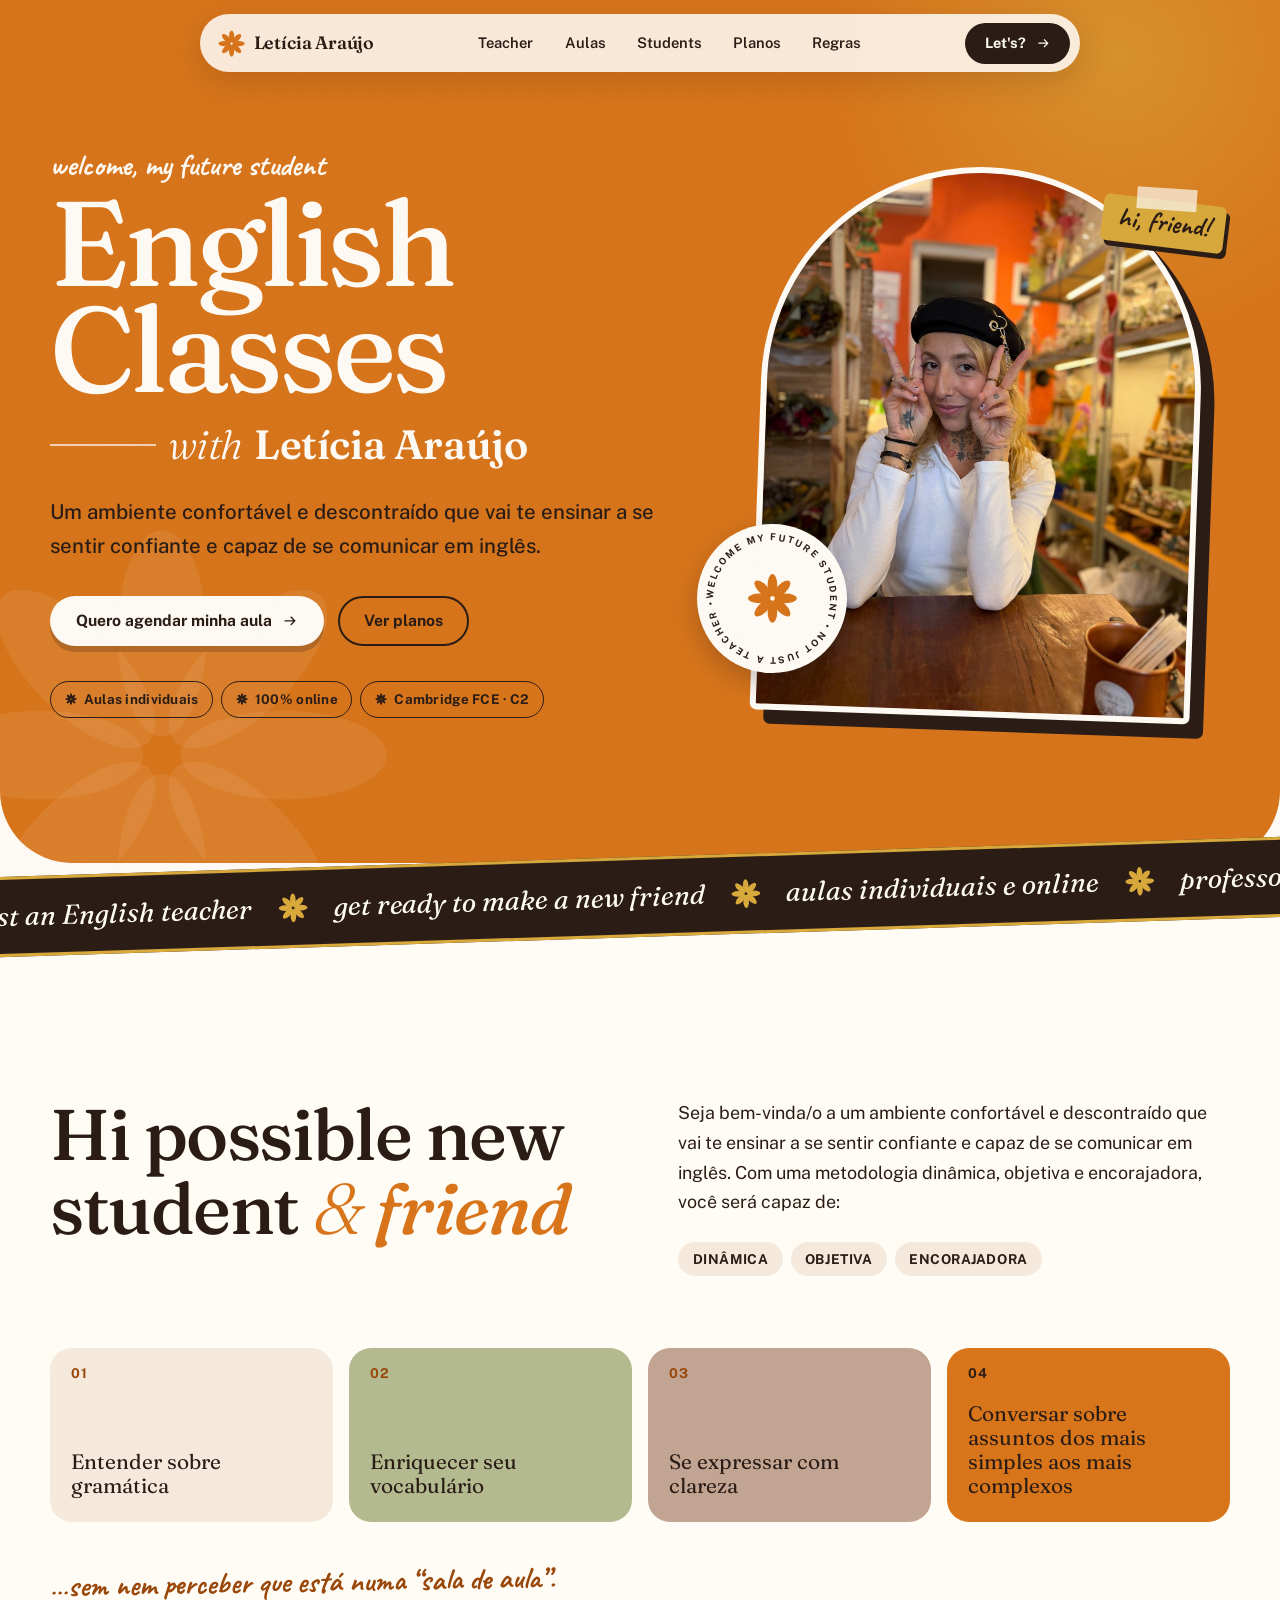
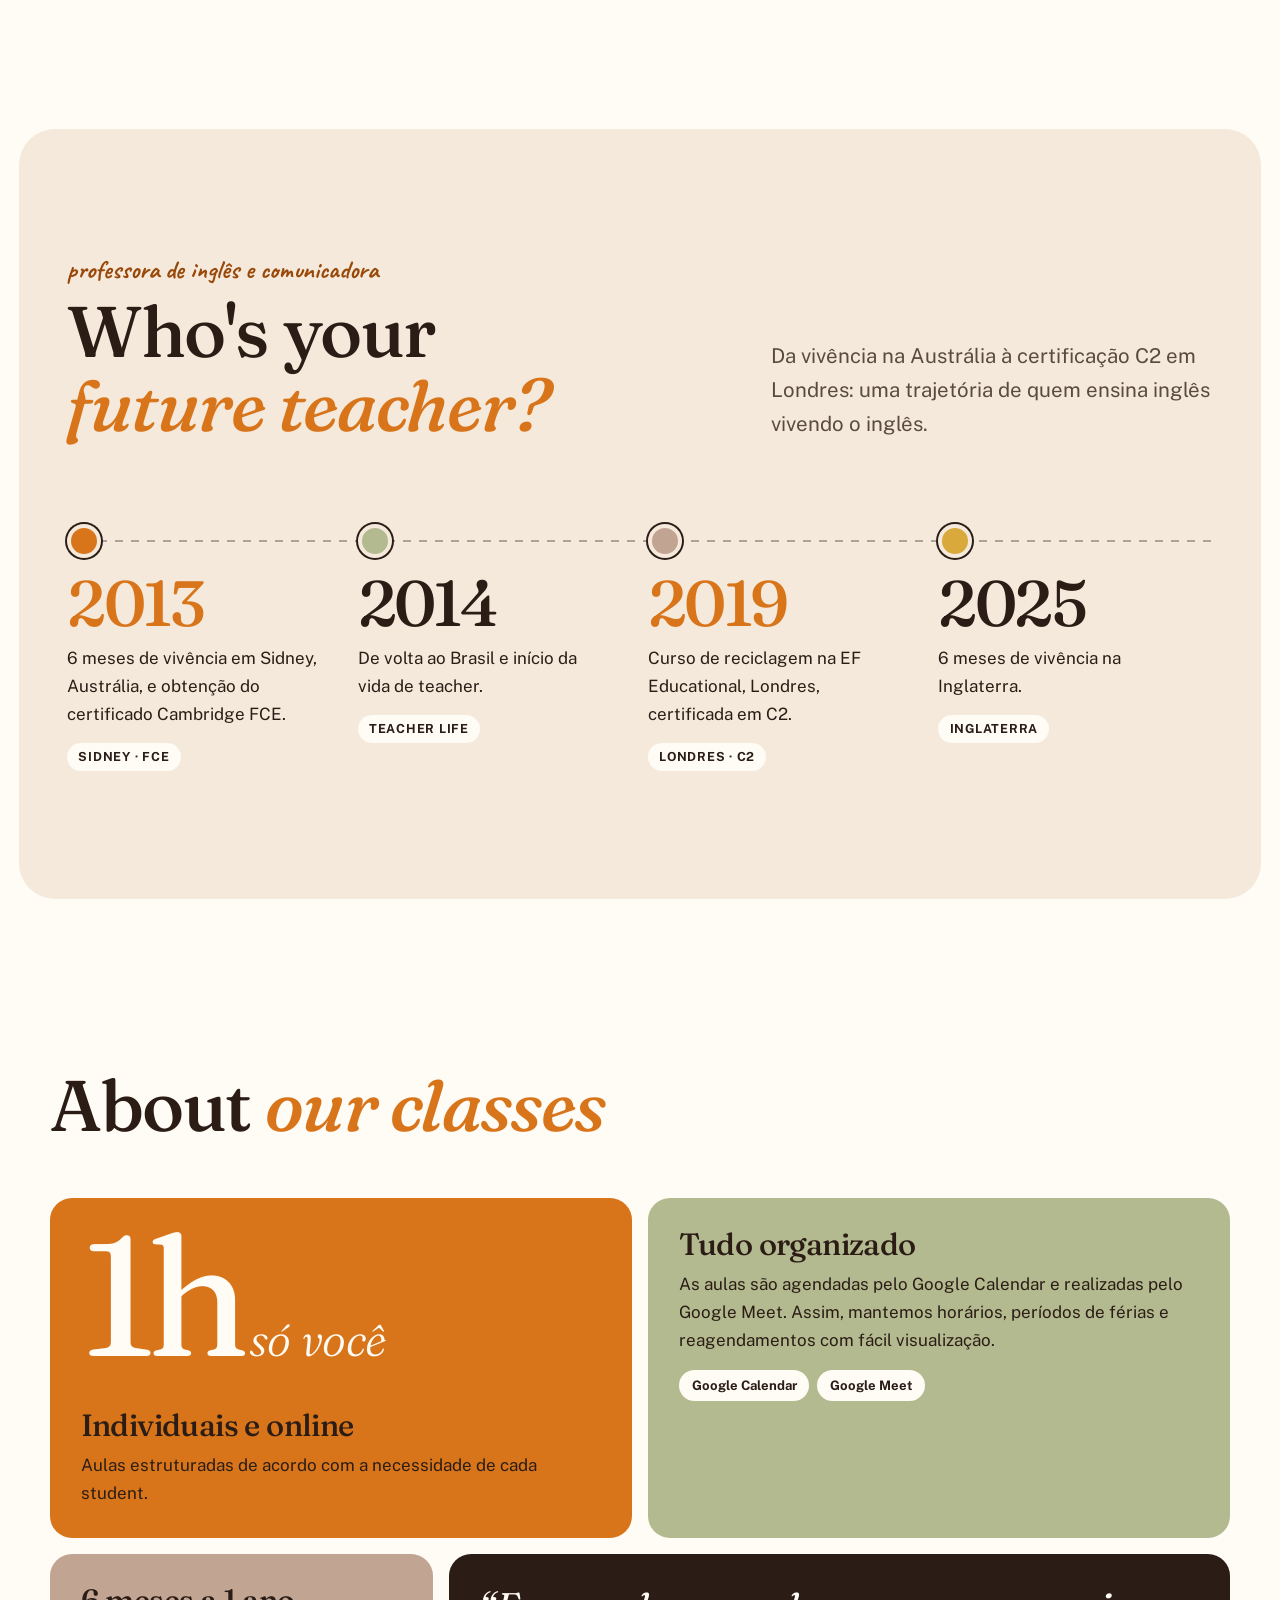
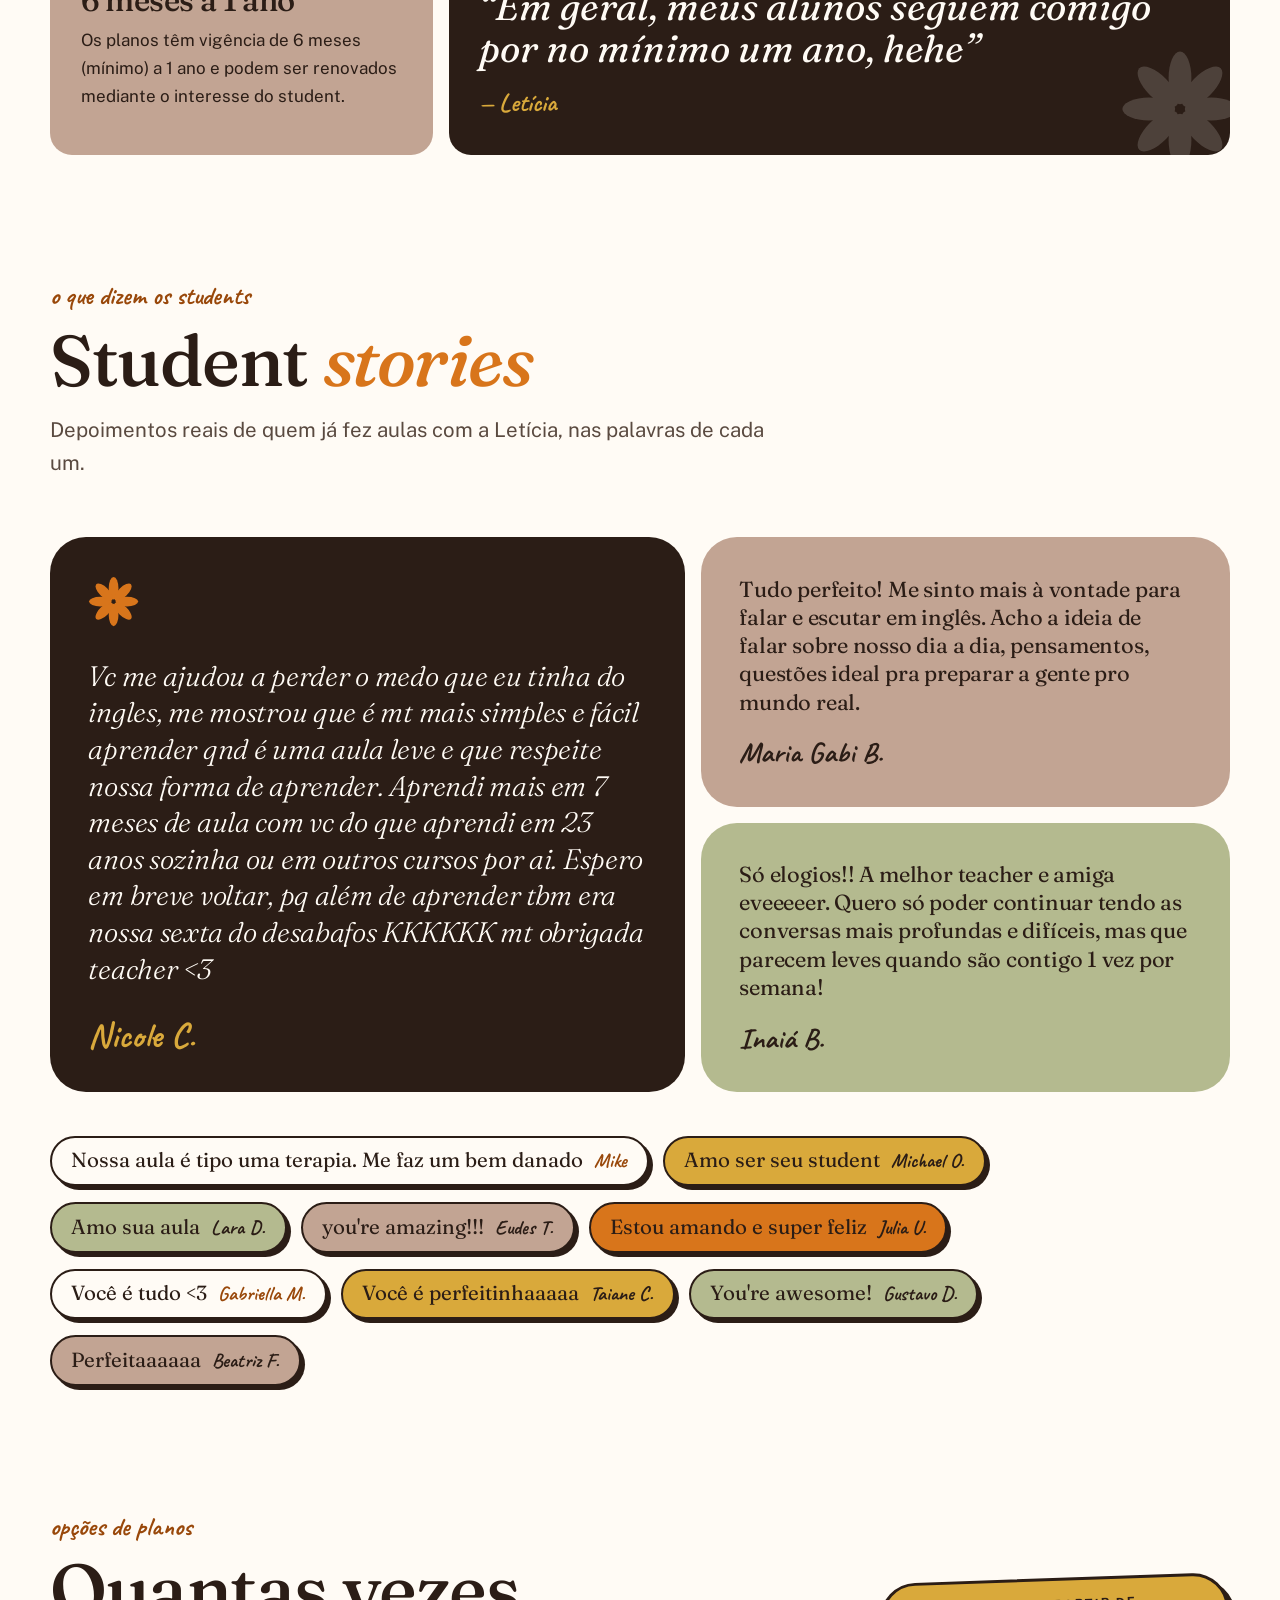
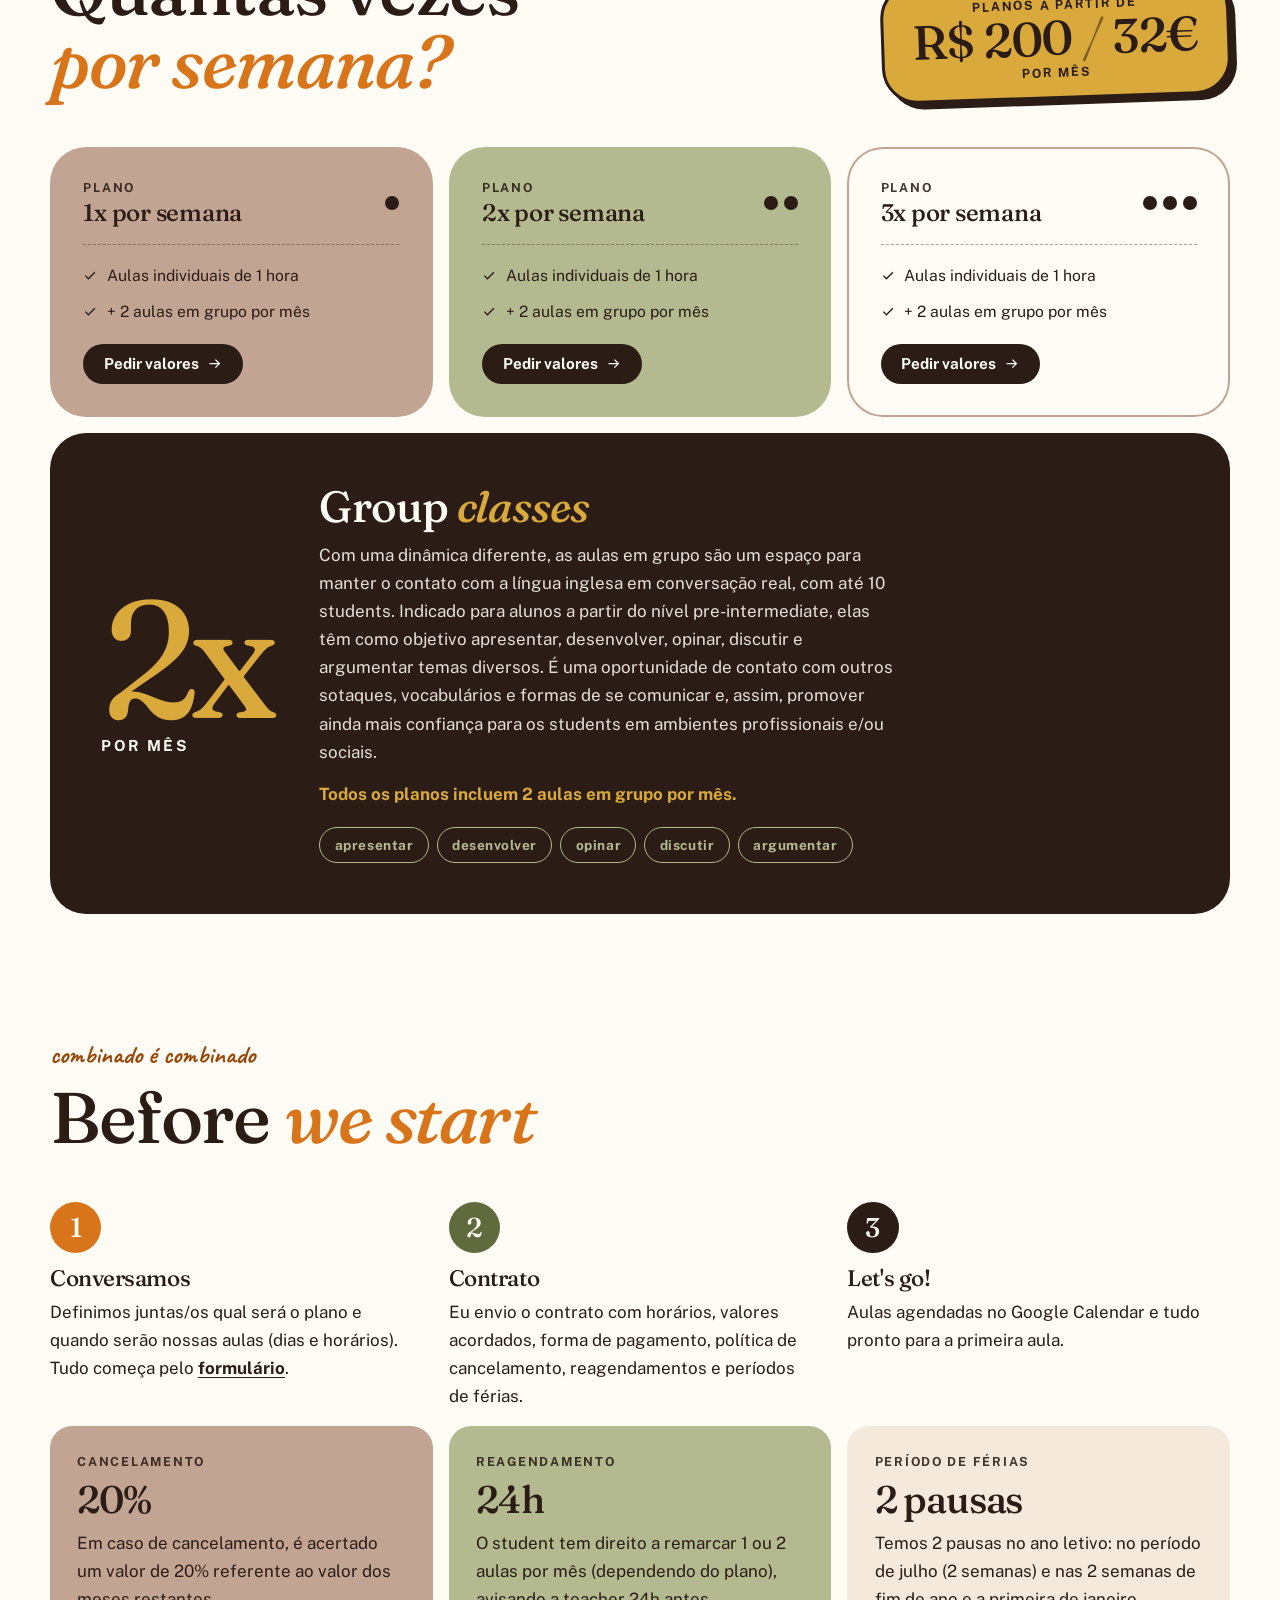
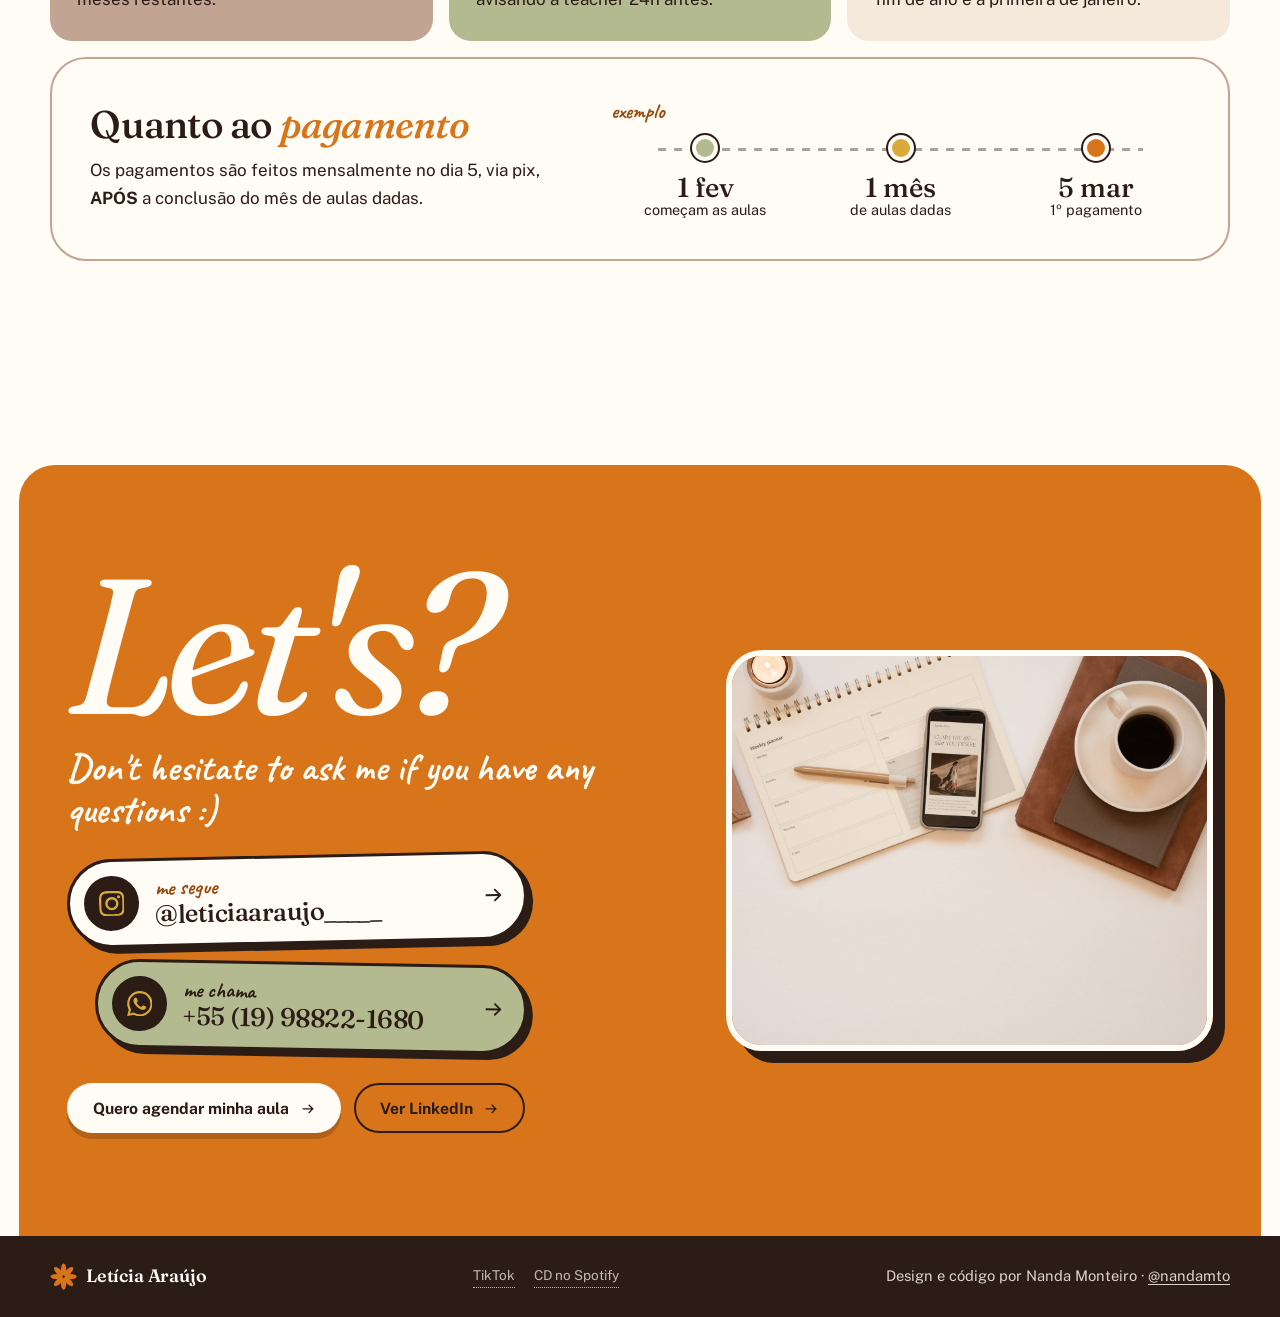
<file: index.html>
<!doctype html>
<html lang="pt-BR">
<head>
<meta charset="utf-8">
<meta name="viewport" content="width=device-width,initial-scale=1">
<title>English Classes with Letícia Araújo</title>
<meta name="description" content="Aulas de inglês individuais e online com Letícia Araújo. Metodologia dinâmica, objetiva e encorajadora — not just an English teacher, get ready to make a new friend.">
<meta name="theme-color" content="#D8751B">
<meta property="og:type" content="website">
<meta property="og:title" content="English Classes with Letícia Araújo">
<meta property="og:description" content="Aulas individuais e online. Not just an English teacher, get ready to make a new friend.">
<meta property="og:image" content="assets/leticia.jpg">
<link rel="icon" href="assets/logo-mark.svg" type="image/svg+xml">
<link rel="preload" href="fonts/fraunces-latin-wght-normal.woff2" as="font" type="font/woff2" crossorigin>
<link rel="stylesheet" href="styles.css">
<script>document.documentElement.classList.add('js')</script>
</head>
<body>

<svg width="0" height="0" style="position:absolute" aria-hidden="true">
  <symbol id="flower" viewBox="0 0 100 100">
    <g fill="currentColor">
      <ellipse cx="50" cy="24" rx="9.5" ry="22"/>
      <ellipse cx="50" cy="24" rx="9.5" ry="22" transform="rotate(45 50 50)"/>
      <ellipse cx="50" cy="24" rx="9.5" ry="22" transform="rotate(90 50 50)"/>
      <ellipse cx="50" cy="24" rx="9.5" ry="22" transform="rotate(135 50 50)"/>
      <ellipse cx="50" cy="24" rx="9.5" ry="22" transform="rotate(180 50 50)"/>
      <ellipse cx="50" cy="24" rx="9.5" ry="22" transform="rotate(225 50 50)"/>
      <ellipse cx="50" cy="24" rx="9.5" ry="22" transform="rotate(270 50 50)"/>
      <ellipse cx="50" cy="24" rx="9.5" ry="22" transform="rotate(315 50 50)"/>
    </g>
  </symbol>
  <symbol id="arrow" viewBox="0 0 24 24"><path d="M4 11h13.2l-4.6-4.6L14 5l7 7-7 7-1.4-1.4 4.6-4.6H4z"/></symbol>
  <symbol id="insta" viewBox="0 0 24 24"><path d="M7.0301.084c-1.2768.0602-2.1487.264-2.911.5634-.7888.3075-1.4575.72-2.1228 1.3877-.6652.6677-1.075 1.3368-1.3802 2.127-.2954.7638-.4956 1.6365-.552 2.914-.0564 1.2775-.0689 1.6882-.0626 4.947.0062 3.2586.0206 3.6671.0825 4.9473.061 1.2765.264 2.1482.5635 2.9107.308.7889.72 1.4573 1.388 2.1228.6679.6655 1.3365 1.0743 2.1285 1.38.7632.295 1.6361.4961 2.9134.552 1.2773.056 1.6884.069 4.9462.0627 3.2578-.0062 3.668-.0207 4.9478-.0814 1.28-.0607 2.147-.2652 2.9098-.5633.7889-.3086 1.4578-.72 2.1228-1.3881.665-.6682 1.0745-1.3378 1.3795-2.1284.2957-.7632.4966-1.636.552-2.9124.056-1.2809.0692-1.6898.063-4.948-.0063-3.2583-.021-3.6668-.0817-4.9465-.0607-1.2797-.264-2.1487-.5633-2.9117-.3084-.7889-.72-1.4568-1.3876-2.1228C21.2982 1.33 20.628.9208 19.8378.6165 19.074.321 18.2017.1197 16.9244.0645 15.6471.0093 15.236-.005 11.977.0014 8.718.0076 8.31.0215 7.0301.0839m.1402 21.6932c-1.17-.0509-1.8053-.2453-2.2287-.408-.5606-.216-.96-.4771-1.3819-.895-.422-.4178-.6811-.8186-.9-1.378-.1644-.4234-.3624-1.058-.4171-2.228-.0595-1.2645-.072-1.6442-.079-4.848-.007-3.2037.0053-3.583.0607-4.848.05-1.169.2456-1.805.408-2.2282.216-.5613.4762-.96.895-1.3816.4188-.4217.8184-.6814 1.3783-.9003.423-.1651 1.0575-.3614 2.227-.4171 1.2655-.06 1.6447-.072 4.848-.079 3.2033-.007 3.5835.005 4.8495.0608 1.169.0508 1.8053.2445 2.228.408.5608.216.96.4754 1.3816.895.4217.4194.6816.8176.9005 1.3787.1653.4217.3617 1.056.4169 2.2263.0602 1.2655.0739 1.645.0796 4.848.0058 3.203-.0055 3.5834-.061 4.848-.051 1.17-.245 1.8055-.408 2.2294-.216.5604-.4763.96-.8954 1.3814-.419.4215-.8181.6811-1.3783.9-.4224.1649-1.0577.3617-2.2262.4174-1.2656.0595-1.6448.072-4.8493.079-3.2045.007-3.5825-.006-4.848-.0608M16.953 5.5864A1.44 1.44 0 1 0 18.39 4.144a1.44 1.44 0 0 0-1.437 1.4424M5.8385 12.012c.0067 3.4032 2.7706 6.1557 6.173 6.1493 3.4026-.0065 6.157-2.7701 6.1506-6.1733-.0065-3.4032-2.771-6.1565-6.174-6.1498-3.403.0067-6.156 2.771-6.1496 6.1738M8 12.0077a4 4 0 1 1 4.008 3.9921A3.9996 3.9996 0 0 1 8 12.0077"/></symbol>
  <symbol id="whats" viewBox="0 0 24 24"><path d="M17.472 14.382c-.297-.149-1.758-.867-2.03-.967-.273-.099-.471-.148-.67.15-.197.297-.767.966-.94 1.164-.173.199-.347.223-.644.075-.297-.15-1.255-.463-2.39-1.475-.883-.788-1.48-1.761-1.653-2.059-.173-.297-.018-.458.13-.606.134-.133.298-.347.446-.52.149-.174.198-.298.298-.497.099-.198.05-.371-.025-.52-.075-.149-.669-1.612-.916-2.207-.242-.579-.487-.5-.669-.51-.173-.008-.371-.01-.57-.01-.198 0-.52.074-.792.372-.272.297-1.04 1.016-1.04 2.479 0 1.462 1.065 2.875 1.213 3.074.149.198 2.096 3.2 5.077 4.487.709.306 1.262.489 1.694.625.712.227 1.36.195 1.871.118.571-.085 1.758-.719 2.006-1.413.248-.694.248-1.289.173-1.413-.074-.124-.272-.198-.57-.347m-5.421 7.403h-.004a9.87 9.87 0 01-5.031-1.378l-.361-.214-3.741.982.998-3.648-.235-.374a9.86 9.86 0 01-1.51-5.26c.001-5.45 4.436-9.884 9.888-9.884 2.64 0 5.122 1.03 6.988 2.898a9.825 9.825 0 012.893 6.994c-.003 5.45-4.437 9.884-9.885 9.884m8.413-18.297A11.815 11.815 0 0012.05 0C5.495 0 .16 5.335.157 11.892c0 2.096.547 4.142 1.588 5.945L.057 24l6.305-1.654a11.882 11.882 0 005.683 1.448h.005c6.554 0 11.89-5.335 11.893-11.893a11.821 11.821 0 00-3.48-8.413Z"/></symbol>
  <symbol id="check" viewBox="0 0 24 24"><path d="M9.2 16.6 4.8 12.2l-1.6 1.6 6 6L21 8l-1.6-1.6z"/></symbol>
</svg>

<a class="skip" href="#main">Pular para o conteúdo</a>

<header class="nav" id="nav">
  <a class="logo" href="#top" aria-label="Letícia Araújo, início"><svg class="icon" aria-hidden="true"><use href="#flower"/></svg>Letícia Araújo</a>
  <nav aria-label="Principal">
    <ul>
      <li><a href="#teacher">Teacher</a></li>
      <li><a href="#classes">Aulas</a></li>
      <li><a href="#stories">Students</a></li>
      <li><a href="#plans">Planos</a></li>
      <li><a href="#start">Regras</a></li>
    </ul>
  </nav>
  <a class="btn btn-dark" href="https://63i39tubq86.typeform.com/to/DrF8XI50" target="_blank" rel="noopener">Let's? <svg class="icon icon-arrow" aria-hidden="true"><use href="#arrow"/></svg></a>
</header>

<main id="main">

<!-- ================= HERO ================= -->
<section class="hero" id="top">
  <svg class="hero-bgflower" aria-hidden="true"><use href="#flower"/></svg>
  <div class="wrap hero-grid">
    <div class="hero-copy">
      <span class="eyebrow reveal">welcome, my future student</span>
      <h1 class="reveal" style="--d:.08s">
        <span>English</span>
        <span>Classes</span>
        <span class="with"><em>with</em> <b>Letícia Araújo</b></span>
      </h1>
      <p class="lead reveal" style="--d:.16s">Um ambiente confortável e descontraído que vai te ensinar a se sentir confiante e capaz de se comunicar em inglês.</p>
      <div class="hero-cta reveal" style="--d:.22s">
        <a class="btn btn-cream" href="https://63i39tubq86.typeform.com/to/DrF8XI50" target="_blank" rel="noopener">Quero agendar minha aula <svg class="icon icon-arrow" aria-hidden="true"><use href="#arrow"/></svg></a>
        <a class="btn btn-line" href="#plans">Ver planos</a>
      </div>
      <ul class="chips reveal" style="--d:.3s">
        <li class="chip"><svg class="icon" aria-hidden="true"><use href="#flower"/></svg>Aulas individuais</li>
        <li class="chip"><svg class="icon" aria-hidden="true"><use href="#flower"/></svg>100% online</li>
        <li class="chip"><svg class="icon" aria-hidden="true"><use href="#flower"/></svg>Cambridge FCE · C2</li>
      </ul>
    </div>

    <div class="hero-art reveal" style="--d:.12s">
      <div class="arch"><img src="assets/leticia.jpg" alt="Letícia sorrindo, fazendo um V com as duas mãos ao lado do rosto" width="1500" height="2000" fetchpriority="high"></div>
      <div class="badge" aria-hidden="true">
        <svg class="ring" viewBox="0 0 200 200">
          <defs><path id="circ" d="M100,100 m-78,0 a78,78 0 1,1 156,0 a78,78 0 1,1 -156,0"/></defs>
          <text><textPath href="#circ" textLength="486" lengthAdjust="spacing">welcome my future student • not just a teacher •</textPath></text>
        </svg>
        <svg class="icon"><use href="#flower"/></svg>
      </div>
      <div class="sticker" aria-hidden="true">hi, friend!</div>
    </div>
  </div>
</section>

<div class="tape-wrap"><div class="tape" aria-hidden="true">
  <div class="tape-track">
    <span>Not just an English teacher <svg class="icon"><use href="#flower"/></svg> get ready to make a new friend <svg class="icon"><use href="#flower"/></svg> aulas individuais e online <svg class="icon"><use href="#flower"/></svg> professora de inglês e comunicadora <svg class="icon"><use href="#flower"/></svg></span>
    <span>Not just an English teacher <svg class="icon"><use href="#flower"/></svg> get ready to make a new friend <svg class="icon"><use href="#flower"/></svg> aulas individuais e online <svg class="icon"><use href="#flower"/></svg> professora de inglês e comunicadora <svg class="icon"><use href="#flower"/></svg></span>
  </div>
</div></div>

<!-- ================= HI ================= -->
<section class="section intro" id="hi">
  <div class="wrap">
    <div class="intro-grid">
      <h2 class="h2 reveal">Hi possible new student <span class="amp">&amp;</span> <em>friend</em></h2>
      <div class="intro-copy reveal" style="--d:.1s">
        <p>Seja bem-vinda/o a um ambiente confortável e descontraído que vai te ensinar a se sentir confiante e capaz de se comunicar em inglês. Com uma metodologia dinâmica, objetiva e encorajadora, você será capaz de:</p>
        <div class="method" aria-label="Metodologia"><span>Dinâmica</span><span>Objetiva</span><span>Encorajadora</span></div>
      </div>
    </div>

    <ol class="outcomes">
      <li class="reveal">Entender sobre gramática</li>
      <li class="reveal" style="--d:.07s">Enriquecer seu vocabulário</li>
      <li class="reveal" style="--d:.14s">Se expressar com clareza</li>
      <li class="reveal" style="--d:.21s">Conversar sobre assuntos dos mais simples aos mais complexos</li>
    </ol>
    <p class="hand reveal" style="font-size:1.9rem;color:var(--orange-deep);margin-top:1.8rem;transform:rotate(-1deg)">…sem nem perceber que está numa “sala de aula”.</p>
  </div>
</section>

<!-- ================= TEACHER ================= -->
<section class="section teacher" id="teacher">
  <div class="wrap">
    <div class="teacher-head">
      <div>
        <span class="eyebrow reveal">professora de inglês e comunicadora</span>
        <h2 class="h2 reveal" style="--d:.06s;margin-top:.6rem">Who's your<br><em>future teacher?</em></h2>
      </div>
      <p class="lead reveal" style="--d:.12s">Da vivência na Austrália à certificação C2 em Londres: uma trajetória de quem ensina inglês vivendo o inglês.</p>
    </div>

    <ol class="timeline">
      <li class="tl reveal"><span class="tl-dot"></span>
        <div class="tl-year">2013</div>
        <p>6 meses de vivência em Sidney, Austrália, e obtenção do certificado Cambridge FCE.</p>
        <span class="tag">Sidney · FCE</span>
      </li>
      <li class="tl reveal" style="--d:.08s"><span class="tl-dot"></span>
        <div class="tl-year">2014</div>
        <p>De volta ao Brasil e início da vida de teacher.</p>
        <span class="tag">Teacher life</span>
      </li>
      <li class="tl reveal" style="--d:.16s"><span class="tl-dot"></span>
        <div class="tl-year">2019</div>
        <p>Curso de reciclagem na EF Educational, Londres, certificada em C2.</p>
        <span class="tag">Londres · C2</span>
      </li>
      <li class="tl reveal" style="--d:.24s"><span class="tl-dot"></span>
        <div class="tl-year">2025</div>
        <p>6 meses de vivência na Inglaterra.</p>
        <span class="tag">Inglaterra</span>
      </li>
    </ol>
  </div>
</section>

<!-- ================= CLASSES ================= -->
<section class="section" id="classes">
  <div class="wrap">
    <div class="about-head">
      <span class="eyebrow reveal">how it works</span>
      <h2 class="h2 reveal" style="--d:.06s">About <em>our classes</em></h2>
    </div>

    <div class="bento">
      <article class="cell c1 reveal">
        <div class="big">1h<small>só você</small></div>
        <div>
          <h3>Individuais e online</h3>
          <p>Aulas estruturadas de acordo com a necessidade de cada student.</p>
        </div>
      </article>

      <article class="cell c2 reveal" style="--d:.08s">
        <h3>Tudo organizado</h3>
        <p>As aulas são agendadas pelo Google Calendar e realizadas pelo Google Meet. Assim, mantemos horários, períodos de férias e reagendamentos com fácil visualização.</p>
        <div class="tools"><span>Google Calendar</span><span>Google Meet</span></div>
      </article>

      <article class="cell c3 reveal" style="--d:.12s">
        <h3>6 meses a 1 ano</h3>
        <p>Os planos têm vigência de 6 meses (mínimo) a 1 ano e podem ser renovados mediante o interesse do student.</p>
      </article>

      <article class="cell c4 reveal" style="--d:.16s">
        <q>Em geral, meus alunos seguem comigo por no mínimo um ano, hehe</q>
        <span class="hand">— Letícia</span>
        <svg class="icon icon-xl" aria-hidden="true"><use href="#flower"/></svg>
      </article>
    </div>
  </div>
</section>

<!-- ================= STORIES ================= -->
<section class="section stories" id="stories" style="padding-top:0">
  <div class="wrap">
    <div class="about-head">
      <span class="eyebrow reveal">o que dizem os students</span>
      <h2 class="h2 reveal" style="--d:.06s">Student <em>stories</em></h2>
      <p class="lead reveal" style="--d:.1s">Depoimentos reais de quem já fez aulas com a Letícia, nas palavras de cada um.</p>
    </div>

    <div class="story-grid">
      <figure class="scard sc-main reveal">
        <svg class="icon qmark" aria-hidden="true"><use href="#flower"/></svg>
        <blockquote>Vc me ajudou a perder o medo que eu tinha do ingles, me mostrou que é mt mais simples e fácil aprender qnd é uma aula leve e que respeite nossa forma de aprender. Aprendi mais em 7 meses de aula com vc do que aprendi em 23 anos sozinha ou em outros cursos por ai. Espero em breve voltar, pq além de aprender tbm era nossa sexta do desabafos KKKKKK mt obrigada teacher &lt;3</blockquote>
        <figcaption>Nicole C.</figcaption>
      </figure>

      <figure class="scard sc-clay reveal" style="--d:.08s">
        <blockquote>Tudo perfeito! Me sinto mais à vontade para falar e escutar em inglês. Acho a ideia de falar sobre nosso dia a dia, pensamentos, questões ideal pra preparar a gente pro mundo real.</blockquote>
        <figcaption>Maria Gabi B.</figcaption>
      </figure>

      <figure class="scard sc-sage reveal" style="--d:.16s">
        <blockquote>Só elogios!! A melhor teacher e amiga eveeeeer. Quero só poder continuar tendo as conversas mais profundas e difíceis, mas que parecem leves quando são contigo 1 vez por semana!</blockquote>
        <figcaption>Inaiá B.</figcaption>
      </figure>
    </div>

    <ul class="wall" aria-label="Mais depoimentos">
      <li class="reveal"><q>Nossa aula é tipo uma terapia. Me faz um bem danado</q><small>Mike</small></li>
      <li class="reveal"><q>Amo ser seu student</q><small>Michael O.</small></li>
      <li class="reveal" style="--d:.05s"><q>Amo sua aula</q><small>Lara D.</small></li>
      <li class="reveal" style="--d:.1s"><q>you're amazing!!!</q><small>Eudes T.</small></li>
      <li class="reveal" style="--d:.15s"><q>Estou amando e super feliz</q><small>Julia U.</small></li>
      <li class="reveal" style="--d:.2s"><q>Você é tudo &lt;3</q><small>Gabriella M.</small></li>
      <li class="reveal" style="--d:.25s"><q>Você é perfeitinhaaaaa</q><small>Taiane C.</small></li>
      <li class="reveal" style="--d:.3s"><q>You're awesome!</q><small>Gustavo D.</small></li>
      <li class="reveal" style="--d:.35s"><q>Perfeitaaaaaa</q><small>Beatriz F.</small></li>
    </ul>
  </div>
</section>

<!-- ================= PLANS ================= -->
<section class="section plans" id="plans">
  <div class="wrap">
    <div class="plans-head">
      <div>
        <span class="eyebrow reveal">opções de planos</span>
        <h2 class="h2 reveal" style="--d:.06s;margin-top:.6rem">Quantas vezes<br><em>por semana?</em></h2>
      </div>
      <div class="reveal" style="--d:.1s">
        <p class="from"><small>planos a partir de</small><strong>R$ 200 <span>/</span> 32€</strong><small>por mês</small></p>
      </div>
    </div>

    <div class="plan-grid">
      <article class="plan reveal">
        <div class="plan-top"><h3><span>Plano</span>1x por semana</h3><div class="dots" aria-hidden="true"><i></i></div></div>
        <ul>
          <li><svg class="icon" aria-hidden="true"><use href="#check"/></svg>Aulas individuais de 1 hora</li>
          <li><svg class="icon" aria-hidden="true"><use href="#check"/></svg>+ 2 aulas em grupo por mês</li>
        </ul>
        <a class="plan-cta" href="https://63i39tubq86.typeform.com/to/DrF8XI50" target="_blank" rel="noopener">Pedir valores <svg class="icon icon-arrow" aria-hidden="true"><use href="#arrow"/></svg></a>
      </article>
      <article class="plan reveal" style="--d:.08s">
        <div class="plan-top"><h3><span>Plano</span>2x por semana</h3><div class="dots" aria-hidden="true"><i></i><i></i></div></div>
        <ul>
          <li><svg class="icon" aria-hidden="true"><use href="#check"/></svg>Aulas individuais de 1 hora</li>
          <li><svg class="icon" aria-hidden="true"><use href="#check"/></svg>+ 2 aulas em grupo por mês</li>
        </ul>
        <a class="plan-cta" href="https://63i39tubq86.typeform.com/to/DrF8XI50" target="_blank" rel="noopener">Pedir valores <svg class="icon icon-arrow" aria-hidden="true"><use href="#arrow"/></svg></a>
      </article>
      <article class="plan reveal" style="--d:.16s">
        <div class="plan-top"><h3><span>Plano</span>3x por semana</h3><div class="dots" aria-hidden="true"><i></i><i></i><i></i></div></div>
        <ul>
          <li><svg class="icon" aria-hidden="true"><use href="#check"/></svg>Aulas individuais de 1 hora</li>
          <li><svg class="icon" aria-hidden="true"><use href="#check"/></svg>+ 2 aulas em grupo por mês</li>
        </ul>
        <a class="plan-cta" href="https://63i39tubq86.typeform.com/to/DrF8XI50" target="_blank" rel="noopener">Pedir valores <svg class="icon icon-arrow" aria-hidden="true"><use href="#arrow"/></svg></a>
      </article>
    </div>

    <div class="free reveal">
      <div class="num">2x<small>por mês</small></div>
      <div>
        <h3>Group <em>classes</em></h3>
        <p>Com uma dinâmica diferente, as aulas em grupo são um espaço para manter o contato com a língua inglesa em conversação real, com até 10 students. Indicado para alunos a partir do nível pre-intermediate, elas têm como objetivo apresentar, desenvolver, opinar, discutir e argumentar temas diversos. É uma oportunidade de contato com outros sotaques, vocabulários e formas de se comunicar e, assim, promover ainda mais confiança para os students em ambientes profissionais e/ou sociais.</p>
        <p class="free-note">Todos os planos incluem 2 aulas em grupo por mês.</p>
        <div class="verbs" aria-hidden="true"><span>apresentar</span><span>desenvolver</span><span>opinar</span><span>discutir</span><span>argumentar</span></div>
      </div>
    </div>
  </div>
</section>

<!-- ================= BEFORE WE START ================= -->
<section class="section" id="start" style="padding-top:0">
  <div class="wrap">
    <span class="eyebrow reveal">combinado é combinado</span>
    <h2 class="h2 reveal" style="--d:.06s;margin-top:.6rem">Before <em>we start</em></h2>

    <ol class="steps">
      <li class="reveal"><h3>Conversamos</h3><p>Definimos juntas/os qual será o plano e quando serão nossas aulas (dias e horários). Tudo começa pelo <a href="https://63i39tubq86.typeform.com/to/DrF8XI50" target="_blank" rel="noopener" style="text-underline-offset:3px;font-weight:700">formulário</a>.</p></li>
      <li class="reveal" style="--d:.08s"><h3>Contrato</h3><p>Eu envio o contrato com horários, valores acordados, forma de pagamento, política de cancelamento, reagendamentos e períodos de férias.</p></li>
      <li class="reveal" style="--d:.16s"><h3>Let's go!</h3><p>Aulas agendadas no Google Calendar e tudo pronto para a primeira aula.</p></li>
    </ol>

    <div class="rules">
      <article class="rule reveal">
        <span class="k">Cancelamento</span>
        <b class="v">20%</b>
        <p>Em caso de cancelamento, é acertado um valor de 20% referente ao valor dos meses restantes.</p>
      </article>
      <article class="rule reveal" style="--d:.08s">
        <span class="k">Reagendamento</span>
        <b class="v">24h</b>
        <p>O student tem direito a remarcar 1 ou 2 aulas por mês (dependendo do plano), avisando a teacher 24h antes.</p>
      </article>
      <article class="rule reveal" style="--d:.16s">
        <span class="k">Período de férias</span>
        <b class="v">2 pausas</b>
        <p>Temos 2 pausas no ano letivo: no período de julho (2 semanas) e nas 2 semanas de fim de ano e a primeira de janeiro.</p>
      </article>
    </div>

    <div class="pay reveal">
      <div>
        <h3>Quanto ao <em>pagamento</em></h3>
        <p>Os pagamentos são feitos mensalmente no dia 5, via pix, <strong>APÓS</strong> a conclusão do mês de aulas dadas.</p>
      </div>
      <div class="flow" role="img" aria-label="Exemplo: se as aulas começam em 1º de fevereiro, o primeiro pagamento é no dia 5 de março">
        <span class="hand">exemplo</span>
        <div><b>1 fev</b>começam as aulas</div>
        <div><b>1 mês</b>de aulas dadas</div>
        <div><b>5 mar</b>1º pagamento</div>
      </div>
    </div>
  </div>
</section>

</main>

<!-- ================= CTA ================= -->
<section class="cta" id="contact">
  <div class="wrap cta-grid">
    <div>
      <h2 class="reveal">Let's?</h2>
      <p class="hand reveal" style="--d:.08s">Don't hesitate to ask me if you have any questions :)</p>
      <div class="contacts reveal" style="--d:.12s">
        <a class="ccard c-insta" href="https://www.instagram.com/leticiaaraujo_____" target="_blank" rel="noopener" aria-label="Instagram @leticiaaraujo_____">
          <span class="ico"><svg aria-hidden="true"><use href="#insta"/></svg></span>
          <span class="txt"><small>me segue</small><b>@leticiaaraujo_____</b></span>
          <svg class="icon icon-arrow go" aria-hidden="true"><use href="#arrow"/></svg>
        </a>
        <a class="ccard c-whats" href="https://wa.me/5519988221680" target="_blank" rel="noopener" aria-label="WhatsApp +55 19 98822-1680">
          <span class="ico"><svg aria-hidden="true"><use href="#whats"/></svg></span>
          <span class="txt"><small>me chama</small><b>+55 (19) 98822-1680</b></span>
          <svg class="icon icon-arrow go" aria-hidden="true"><use href="#arrow"/></svg>
        </a>
      </div>
      <div class="btn-row reveal" style="--d:.16s">
        <a class="btn btn-cream" href="https://63i39tubq86.typeform.com/to/DrF8XI50" target="_blank" rel="noopener">Quero agendar minha aula <svg class="icon icon-arrow" aria-hidden="true"><use href="#arrow"/></svg></a>
        <a class="btn btn-line" href="https://www.linkedin.com/in/let%C3%ADcia-ara%C3%BAjo-53027838" target="_blank" rel="noopener">Ver LinkedIn <svg class="icon icon-arrow" aria-hidden="true"><use href="#arrow"/></svg></a>
      </div>
    </div>
    <div class="cta-photo reveal" style="--d:.1s"><img src="assets/desk.jpg" alt="Mesa com planner semanal, celular, café e caderno" loading="lazy" width="1800" height="1200"></div>
  </div>
</section>

<footer class="foot">
  <div class="wrap">
    <a class="logo" href="#top"><svg class="icon" aria-hidden="true" style="color:var(--orange)"><use href="#flower"/></svg>Letícia Araújo</a>
    <nav class="foot-links" aria-label="Mais da Letícia">
      <a href="https://tr.ee/e3cLVfXcIp" target="_blank" rel="noopener">TikTok</a>
      <a href="https://tr.ee/IMmM5U0jXY" target="_blank" rel="noopener">CD no Spotify</a>
    </nav>
    <span>Design e código por Nanda Monteiro · <a href="https://www.instagram.com/nandamto" target="_blank" rel="noopener">@nandamto</a></span>
  </div>
</footer>

<script src="script.js"></script>
</body>
</html>
</file>
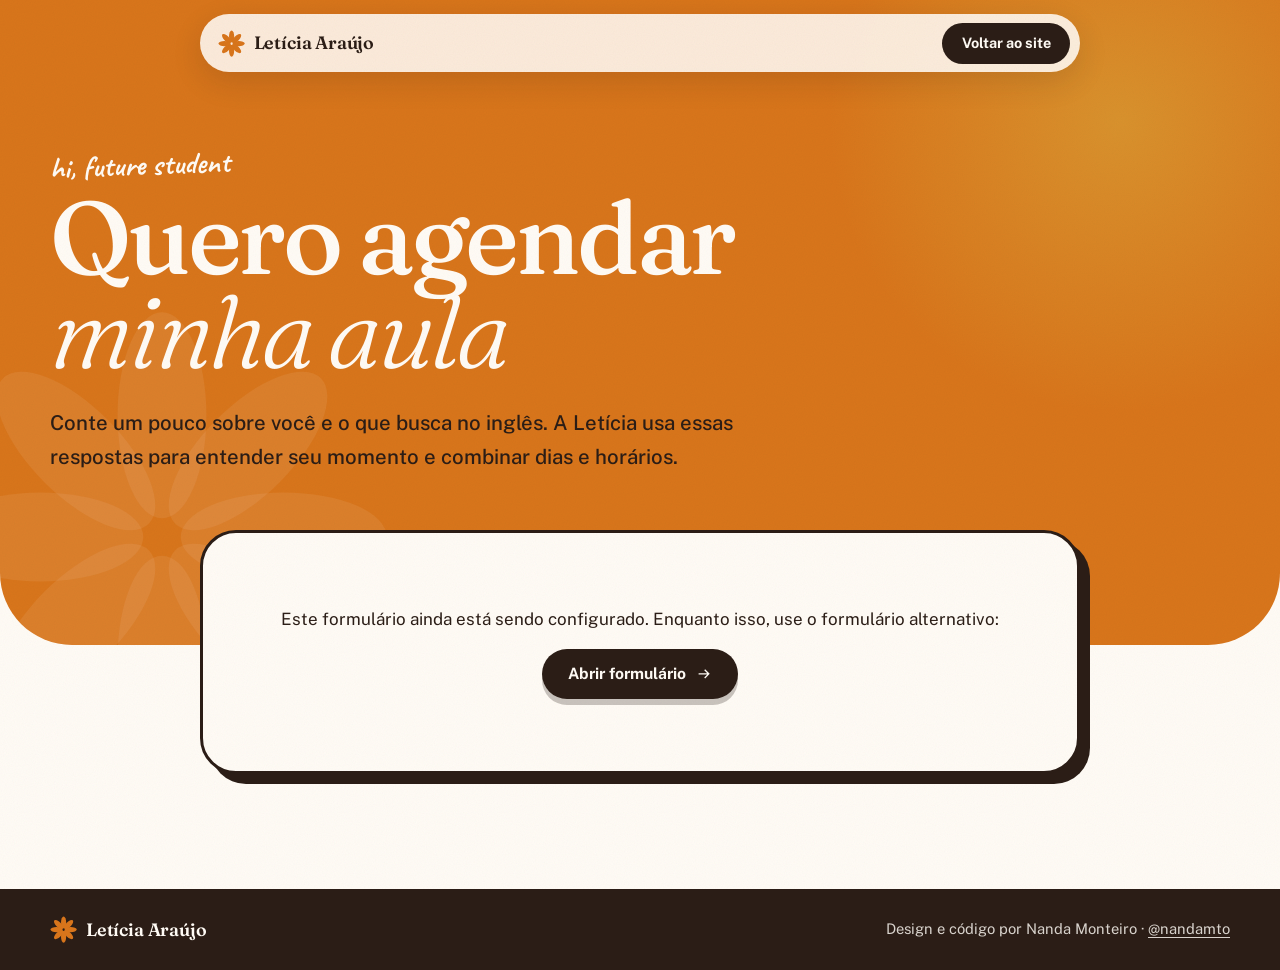
<file: agendar.html>
<!doctype html>
<html lang="pt-BR">
<head>
<meta charset="utf-8">
<meta name="viewport" content="width=device-width,initial-scale=1">
<title>Quero agendar minha aula · Letícia Araújo</title>
<meta name="description" content="Conte um pouco sobre você e o que busca no inglês para agendar sua aula com Letícia Araújo.">
<meta name="theme-color" content="#D8751B">
<link rel="icon" href="assets/logo-mark.svg" type="image/svg+xml">
<link rel="preload" href="fonts/fraunces-latin-wght-normal.woff2" as="font" type="font/woff2" crossorigin>
<link rel="stylesheet" href="styles.css">
<script>document.documentElement.classList.add('js')</script>
</head>
<body>

<svg width="0" height="0" style="position:absolute" aria-hidden="true">
  <symbol id="flower" viewBox="0 0 100 100">
    <g fill="currentColor">
      <ellipse cx="50" cy="24" rx="9.5" ry="22"/>
      <ellipse cx="50" cy="24" rx="9.5" ry="22" transform="rotate(45 50 50)"/>
      <ellipse cx="50" cy="24" rx="9.5" ry="22" transform="rotate(90 50 50)"/>
      <ellipse cx="50" cy="24" rx="9.5" ry="22" transform="rotate(135 50 50)"/>
      <ellipse cx="50" cy="24" rx="9.5" ry="22" transform="rotate(180 50 50)"/>
      <ellipse cx="50" cy="24" rx="9.5" ry="22" transform="rotate(225 50 50)"/>
      <ellipse cx="50" cy="24" rx="9.5" ry="22" transform="rotate(270 50 50)"/>
      <ellipse cx="50" cy="24" rx="9.5" ry="22" transform="rotate(315 50 50)"/>
    </g>
  </symbol>
  <symbol id="arrow" viewBox="0 0 24 24"><path d="M4 11h13.2l-4.6-4.6L14 5l7 7-7 7-1.4-1.4 4.6-4.6H4z"/></symbol>
</svg>

<a class="skip" href="#form">Pular para o formulário</a>

<header class="nav" id="nav">
  <a class="logo" href="index.html" aria-label="Letícia Araújo, voltar ao início"><svg class="icon" aria-hidden="true"><use href="#flower"/></svg>Letícia Araújo</a>
  <a class="btn btn-dark" href="index.html">Voltar ao site</a>
</header>

<main>
  <section class="hero form-hero">
    <svg class="hero-bgflower" aria-hidden="true"><use href="#flower"/></svg>
    <div class="wrap" style="position:relative">
      <span class="eyebrow">hi, future student</span>
      <h1>Quero agendar<br><em>minha aula</em></h1>
      <p class="lead">Conte um pouco sobre você e o que busca no inglês. A Letícia usa essas respostas para entender seu momento e combinar dias e horários.</p>
    </div>
  </section>

  <section class="form-wrap wrap">
    <div class="form-card" id="form">
      <form id="leadForm" novalidate>
        <!-- campo-armadilha contra robôs: pessoas não veem nem preenchem -->
        <div class="hp" aria-hidden="true"><label>Não preencha <input type="text" name="website" tabindex="-1" autocomplete="off"></label></div>

        <fieldset>
          <legend>be very welcome :)</legend>
          <div class="grid2">
            <div class="field"><label for="nome">First name <b>*</b> <small>Nome</small></label><input id="nome" name="nome" type="text" autocomplete="given-name" placeholder="Jane" required maxlength="80"></div>
            <div class="field"><label for="sobrenome">Last name <small>Sobrenome</small></label><input id="sobrenome" name="sobrenome" type="text" autocomplete="family-name" placeholder="Smith" maxlength="80"></div>
          </div>
          <div class="field"><label for="email">E-mail <b>*</b> <small>Para contato</small></label><input id="email" name="email" type="email" autocomplete="email" placeholder="jane@email.com" required maxlength="160"></div>
          <div class="field"><label for="whatsapp">Phone number <b>*</b> <small>Número de celular, com DDI e DDD</small></label><input id="whatsapp" name="whatsapp" type="tel" autocomplete="tel" placeholder="+55 11 96123-4567" required maxlength="40"></div>
        </fieldset>

        <fieldset>
          <legend>your english</legend>
          <div class="field">
            <span class="label" id="l-est">Have you studied English before? <small>Você já estudou inglês antes?</small></span>
            <div class="pills" role="radiogroup" aria-labelledby="l-est">
              <label class="pill"><input type="radio" name="estudou" value="Sim"><span>Yes · Sim</span></label>
              <label class="pill"><input type="radio" name="estudou" value="Não"><span>No · Não</span></label>
            </div>
          </div>
          <div class="field">
            <span class="label" id="l-como">If yes, how was it? <small>Se sim, como foi?</small></span>
            <div class="pills" role="radiogroup" aria-labelledby="l-como">
              <label class="pill"><input type="radio" name="como_foi" value="Professor particular"><span>Private teacher</span></label>
              <label class="pill"><input type="radio" name="como_foi" value="Escola de inglês"><span>English school</span></label>
              <label class="pill"><input type="radio" name="como_foi" value="Sozinho(a)"><span>By myself</span></label>
              <label class="pill"><input type="radio" name="como_foi" value="Só escola normal"><span>Just normal school</span></label>
            </div>
          </div>
          <div class="field"><label for="sentimento">What is the first feeling that comes to your mind when you think about English? <small>Qual é o primeiro sentimento que vem na sua mente quando você pensa em inglês?</small></label><input id="sentimento" name="sentimento" type="text" maxlength="300" placeholder="Type your answer here…"></div>
        </fieldset>

        <fieldset>
          <legend>your schedule</legend>
          <div class="field">
            <span class="label" id="l-per">What period of the day would you be able to have classes? <small>Qual período do dia você poderia ter aulas?</small></span>
            <div class="pills" role="radiogroup" aria-labelledby="l-per">
              <label class="pill"><input type="radio" name="periodo" value="Manhã 09-12h"><span>Morning 09–12h · manhã</span></label>
              <label class="pill"><input type="radio" name="periodo" value="Tarde 12-16h"><span>Afternoon 12–16h · tarde</span></label>
            </div>
          </div>
          <div class="field">
            <span class="label" id="l-dia">What day of the week would be better? <small>Que dia da semana seria melhor? (pode marcar mais de um)</small></span>
            <div class="pills" role="group" aria-labelledby="l-dia">
              <label class="pill"><input type="checkbox" name="dia" value="Segunda"><span>Monday</span></label>
              <label class="pill"><input type="checkbox" name="dia" value="Terça"><span>Tuesday</span></label>
              <label class="pill"><input type="checkbox" name="dia" value="Quarta"><span>Wednesday</span></label>
              <label class="pill"><input type="checkbox" name="dia" value="Quinta"><span>Thursday</span></label>
              <label class="pill"><input type="checkbox" name="dia" value="Sexta"><span>Friday</span></label>
            </div>
          </div>
        </fieldset>

        <label class="consent">
          <input type="checkbox" name="consent" required>
          <span>Concordo em compartilhar esses dados com a Letícia para que ela entre em contato sobre aulas de inglês (free trial class!). <b>*</b></span>
        </label>

        <div class="form-actions">
          <button class="btn btn-dark btn-lg" type="submit" id="send">Enviar <svg class="icon icon-arrow" aria-hidden="true"><use href="#arrow"/></svg></button>
          <p class="form-msg" id="msg" role="status" aria-live="polite"></p>
        </div>
      </form>

      <div class="form-done" id="done" hidden>
        <svg class="icon" aria-hidden="true"><use href="#flower"/></svg>
        <h2>Recebido!</h2>
        <p class="hand">thank you, friend</p>
        <p>Suas respostas chegaram. A Letícia vai entrar em contato com você.</p>
        <p><b>Let's have a FREE trial class?</b><br>Vamos ter uma aula experimental GRATUITA? Escolha um horário:</p>
        <a class="btn btn-dark" href="https://calendly.com/leticiasaraujo93/30min" target="_blank" rel="noopener">Schedule time <svg class="icon icon-arrow" aria-hidden="true"><use href="#arrow"/></svg></a>
        <p><a href="index.html">Voltar ao site</a></p>
      </div>

      <div class="form-fallback" id="fallback" hidden>
        <p>Este formulário ainda está sendo configurado. Enquanto isso, use o formulário alternativo:</p>
        <a class="btn btn-dark" href="https://63i39tubq86.typeform.com/to/DrF8XI50" target="_blank" rel="noopener">Abrir formulário <svg class="icon icon-arrow" aria-hidden="true"><use href="#arrow"/></svg></a>
      </div>
    </div>
  </section>
</main>

<footer class="foot">
  <div class="wrap">
    <a class="logo" href="index.html"><svg class="icon" aria-hidden="true" style="color:var(--orange)"><use href="#flower"/></svg>Letícia Araújo</a>
    <span>Design e código por Nanda Monteiro · <a href="https://www.instagram.com/nandamto" target="_blank" rel="noopener">@nandamto</a></span>
  </div>
</footer>

<script src="script.js"></script>
<script src="agendar.js"></script>
</body>
</html>
</file>
<file: styles.css>
/* ==========================================================
   Letícia Araújo · English Classes
   Identidade: laranja Sidney + argila + sálvia + creme + espresso
   ========================================================== */

@font-face{font-family:"Fraunces";src:url("fonts/fraunces-latin-wght-normal.woff2") format("woff2");font-weight:100 900;font-style:normal;font-display:swap}
@font-face{font-family:"Fraunces";src:url("fonts/fraunces-latin-wght-italic.woff2") format("woff2");font-weight:100 900;font-style:italic;font-display:swap}
@font-face{font-family:"Public Sans";src:url("fonts/public-sans-latin-wght-normal.woff2") format("woff2");font-weight:100 900;font-style:normal;font-display:swap}
@font-face{font-family:"Caveat";src:url("fonts/caveat-latin-700-normal.woff2") format("woff2");font-weight:700;font-style:normal;font-display:swap}

:root{
  --orange:#D8751B;
  --orange-deep:#99480A;
  --coral:#E58A6B;
  --mustard:#D9A93B;
  --sage:#B4BA8F;
  --sage-deep:#5F6B3C;
  --clay:#C2A493;
  --cream:#FFFBF5;
  --sand:#F4E9DB;
  --espresso:#2B1D16;
  --ink-soft:#5A4A40;

  --serif:"Fraunces",Georgia,"Times New Roman",serif;
  --sans:"Public Sans",system-ui,-apple-system,"Segoe UI",Roboto,sans-serif;
  --hand:"Caveat","Segoe Script","Comic Sans MS",cursive;

  --max:1180px;
  --gutter:clamp(20px,4vw,48px);
  --r-lg:36px;
  --r-md:22px;
  --ease:cubic-bezier(.2,.7,.2,1);
}

*,*::before,*::after{box-sizing:border-box}
html{scroll-behavior:smooth;-webkit-text-size-adjust:100%}
body{
  margin:0;background:var(--cream);color:var(--espresso);
  font-family:var(--sans);font-size:1.0625rem;line-height:1.65;
  overflow-x:clip;-webkit-font-smoothing:antialiased;
}
img{max-width:100%;display:block}
a{color:inherit}
h1,h2,h3,h4{font-family:var(--serif);font-weight:500;line-height:1.02;letter-spacing:-.02em;margin:0}
p{margin:0}
:focus-visible{outline:3px solid var(--espresso);outline-offset:3px;border-radius:6px}
.skip{position:absolute;left:-999px;top:8px;background:var(--espresso);color:var(--cream);padding:.6rem 1rem;border-radius:999px;z-index:200}
.skip:focus{left:8px}

/* grão de papel */
body::after{
  content:"";position:fixed;inset:0;pointer-events:none;z-index:100;opacity:.06;mix-blend-mode:multiply;
  background-image:url("data:image/svg+xml;utf8,<svg xmlns='http://www.w3.org/2000/svg' width='160' height='160'><filter id='n'><feTurbulence type='fractalNoise' baseFrequency='.9' numOctaves='2' stitchTiles='stitch'/></filter><rect width='100%' height='100%' filter='url(%23n)'/></svg>");
}

.wrap{width:min(100% - var(--gutter)*2,var(--max));margin-inline:auto}
.icon{width:1em;height:1em;display:inline-block;vertical-align:-.12em;fill:currentColor;flex:none}
.hand{font-family:var(--hand);font-weight:700;letter-spacing:0}
.eyebrow{font-family:var(--hand);font-weight:700;font-size:1.6rem;line-height:1;color:var(--orange-deep);display:inline-block;transform:rotate(-2deg)}
.section{padding-block:clamp(72px,10vw,140px)}
.h2{font-size:clamp(2.4rem,5.6vw,4.6rem)}
.h2 em{font-style:italic;color:var(--orange)}
.lead{font-size:clamp(1.1rem,1.6vw,1.3rem);color:var(--ink-soft);max-width:56ch}

/* ---------- botões ---------- */
.btn{
  display:inline-flex;align-items:center;gap:.65rem;padding:.95rem 1.5rem;border-radius:999px;
  font:700 .98rem/1 var(--sans);text-decoration:none;border:2px solid transparent;cursor:pointer;
  transition:transform .25s var(--ease),background .25s,color .25s,box-shadow .25s;
}
.btn .icon{transition:transform .25s var(--ease)}
.btn:hover{transform:translateY(-3px)}
.btn:hover .icon-arrow{transform:translateX(4px)}
.btn-cream{background:var(--cream);color:var(--espresso);box-shadow:0 6px 0 rgba(43,29,22,.22)}
.btn-dark{background:var(--espresso);color:var(--cream);box-shadow:0 6px 0 rgba(43,29,22,.25)}
.btn-orange{background:var(--orange);color:var(--espresso);box-shadow:0 6px 0 var(--orange-deep)}
.btn-line{border-color:currentColor;color:inherit;background:transparent}
.btn-line:hover{background:var(--espresso);color:var(--cream);border-color:var(--espresso)}
.hero .btn-line,.cta .btn-line{color:var(--espresso);border-color:var(--espresso)}
.hero .btn-line:hover,.cta .btn-line:hover{background:var(--espresso);color:var(--cream)}

/* ---------- nav ---------- */
.nav{
  position:fixed;z-index:50;top:14px;left:50%;transform:translateX(-50%);
  width:min(100% - 24px,880px);display:flex;align-items:center;justify-content:space-between;gap:1rem;
  padding:.55rem .6rem .55rem 1.1rem;border-radius:999px;
  background:rgba(255,251,245,.88);backdrop-filter:blur(14px);-webkit-backdrop-filter:blur(14px);
  box-shadow:0 10px 30px rgba(43,29,22,.14);transition:transform .35s var(--ease),box-shadow .3s;
}
.nav.is-hidden{transform:translate(-50%,-140%)}
.logo{display:inline-flex;align-items:center;gap:.55rem;text-decoration:none;font-family:var(--serif);font-weight:600;font-size:1.12rem;letter-spacing:-.01em;white-space:nowrap}
.logo .icon{width:1.7rem;height:1.7rem;color:var(--orange)}
.nav ul{display:flex;gap:.25rem;list-style:none;margin:0;padding:0}
.nav ul a{display:block;padding:.5rem .85rem;border-radius:999px;text-decoration:none;font-weight:600;font-size:.92rem;transition:background .2s}
.nav ul a:hover{background:var(--sand)}
.nav .btn{padding:.7rem 1.1rem;font-size:.9rem;box-shadow:none}
@media (max-width:760px){.nav ul{display:none}}

/* ---------- hero ---------- */
.hero{
  position:relative;background:var(--orange);color:var(--cream);
  padding:clamp(110px,14vw,150px) 0 clamp(90px,10vw,130px);
  border-radius:0 0 clamp(32px,6vw,72px) clamp(32px,6vw,72px);overflow:hidden;
}
.hero::before{ /* sol / halo */
  content:"";position:absolute;right:-12%;top:-30%;width:70vmin;height:70vmin;border-radius:50%;
  background:radial-gradient(circle,rgba(217,169,59,.55),rgba(217,169,59,0) 65%);
}
.hero-bgflower{position:absolute;left:-8vmin;bottom:-14vmin;width:52vmin;height:52vmin;color:rgba(255,251,245,.07);animation:spin 80s linear infinite}
.hero-grid{position:relative;display:grid;grid-template-columns:1.1fr .9fr;gap:clamp(28px,5vw,72px);align-items:center}
.hero .eyebrow{color:var(--cream);font-size:1.9rem;margin-bottom:.6rem}
.hero h1{font-size:clamp(3.6rem,9.4vw,8.4rem);line-height:.88;letter-spacing:-.035em;font-weight:500}
.hero h1 span{display:block}
.hero h1 .with{
  font-size:.34em;line-height:1.1;letter-spacing:-.01em;margin-top:.5em;
  display:flex;align-items:center;gap:.7rem;font-weight:400;
}
.hero h1 .with em{font-style:italic;font-weight:300}
.hero h1 .with b{font-weight:600}
.hero h1 .with::before{content:"";width:2.6em;height:2px;background:currentColor;opacity:.7}
.hero .lead{color:var(--espresso);font-weight:500;margin-top:1.8rem}
.hero-cta{display:flex;flex-wrap:wrap;gap:.9rem;margin-top:2rem}
.chips{display:flex;flex-wrap:wrap;gap:.5rem;margin-top:2.2rem;padding:0;list-style:none}
.chip{
  display:inline-flex;align-items:center;gap:.45rem;padding:.4rem .85rem;border-radius:999px;
  border:1.5px solid var(--espresso);color:var(--espresso);font-size:.84rem;font-weight:700;letter-spacing:.02em;
}
.chip .icon{width:.9em;height:.9em}

.hero-art{position:relative;justify-self:center;width:min(100%,440px)}
.arch{
  aspect-ratio:4/5;border-radius:999px 999px 30px 30px;overflow:hidden;background:var(--clay);
  border:6px solid var(--cream);box-shadow:14px 14px 0 var(--espresso);transform:rotate(2deg);
}
.arch img{width:100%;height:100%;object-fit:cover;object-position:50% 20%;transition:transform 1.2s var(--ease)}
.arch:hover img{transform:scale(1.04)}
.badge{position:absolute;left:-14%;bottom:8%;width:34%;aspect-ratio:1;border-radius:50%;background:var(--cream);color:var(--espresso);display:grid;place-items:center;box-shadow:0 10px 24px rgba(43,29,22,.25)}
.badge svg.ring{position:absolute;inset:0;width:100%;height:100%;animation:spin 22s linear infinite}
.badge text{font:700 12.6px var(--sans);letter-spacing:.12em;fill:var(--espresso);text-transform:uppercase}
.badge .icon{width:34%;height:34%;color:var(--orange)}
.sticker{
  position:absolute;right:-6%;top:6%;background:var(--mustard);color:var(--espresso);
  font-family:var(--hand);font-weight:700;font-size:1.7rem;line-height:1;padding:.55rem 1rem .7rem;
  transform:rotate(7deg);border-radius:6px;box-shadow:4px 5px 0 var(--espresso);
}
.sticker::before{content:"";position:absolute;left:50%;top:-12px;width:60px;height:22px;transform:translateX(-50%) rotate(-3deg);background:rgba(255,251,245,.7)}

@keyframes spin{to{transform:rotate(360deg)}}
@media (max-width:900px){
  .hero-grid{grid-template-columns:1fr}
  .hero-art{order:-1;width:min(78%,360px);margin-bottom:.5rem}
  .badge{left:-12%}
  .sticker{right:-10%}
}

/* ---------- marquee ---------- */
.tape-wrap{overflow:hidden;margin-top:-40px;padding:34px 0;position:relative;z-index:3}
.tape{position:relative;z-index:3;transform:rotate(-1.8deg);width:112%;margin-left:-6%;background:var(--espresso);color:var(--cream);overflow:hidden;padding:.9rem 0;border-block:3px solid var(--mustard)}
.tape-track{display:flex;width:max-content;animation:marquee 38s linear infinite}
.tape-track span{display:inline-flex;align-items:center;gap:1.6rem;padding-right:1.6rem;font-family:var(--serif);font-style:italic;font-size:clamp(1.2rem,2.4vw,1.7rem);white-space:nowrap}
.tape-track .icon{color:var(--mustard);width:1.1em;height:1.1em}
@keyframes marquee{to{transform:translateX(-50%)}}

/* ---------- hi / intro ---------- */
.intro-grid{display:grid;grid-template-columns:1fr 1fr;gap:clamp(28px,6vw,90px);align-items:start}
.intro .h2 .amp{font-style:italic;color:var(--orange);font-weight:300}
.intro-copy{display:grid;gap:1.2rem;font-size:1.12rem}
.intro-copy .hand{font-size:1.9rem;color:var(--orange-deep);line-height:1.1;transform:rotate(-1.5deg)}
.method{display:flex;flex-wrap:wrap;gap:.5rem;margin-top:.4rem}
.method span{padding:.35rem .9rem;border-radius:999px;background:var(--sand);font-weight:700;font-size:.85rem;letter-spacing:.04em;text-transform:uppercase}
.outcomes{display:grid;grid-template-columns:repeat(4,1fr);gap:1rem;margin-top:clamp(40px,6vw,72px);padding:0;list-style:none;counter-reset:o}
.outcomes li{
  counter-increment:o;position:relative;padding:3.4rem 1.3rem 1.5rem;border-radius:var(--r-md);background:var(--sand);
  font-family:var(--serif);font-size:1.3rem;line-height:1.15;min-height:170px;display:flex;align-items:flex-end;
  transition:transform .35s var(--ease),background .35s;
}
.outcomes li::before{content:"0" counter(o);position:absolute;top:1.1rem;left:1.3rem;font:700 .85rem var(--sans);letter-spacing:.1em;color:var(--orange-deep)}
.outcomes li:nth-child(2){background:var(--sage)}
.outcomes li:nth-child(3){background:var(--clay)}
.outcomes li:nth-child(4){background:var(--orange)}
.outcomes li:nth-child(4)::before{color:var(--espresso)}
.outcomes li:hover{transform:translateY(-8px) rotate(-1deg)}
@media (max-width:900px){.intro-grid{grid-template-columns:1fr}.outcomes{grid-template-columns:1fr 1fr}}
@media (max-width:480px){.outcomes{grid-template-columns:1fr}.outcomes li{min-height:0}}

/* ---------- teacher / timeline ---------- */
.teacher{background:var(--sand);border-radius:var(--r-lg);margin-inline:clamp(8px,1.5vw,20px)}
.teacher-head{display:flex;flex-wrap:wrap;justify-content:space-between;align-items:end;gap:1.5rem;margin-bottom:clamp(36px,5vw,64px)}
.teacher-head .lead{max-width:34ch}
.timeline{display:grid;grid-template-columns:repeat(4,1fr);gap:1rem;position:relative;padding:0;margin:0;list-style:none}
.timeline::before{content:"";position:absolute;left:0;right:0;top:34px;height:2px;background:repeating-linear-gradient(90deg,var(--espresso) 0 8px,transparent 8px 16px);opacity:.35}
.tl{position:relative;padding-top:68px}
.tl-dot{position:absolute;left:0;top:18px;width:34px;height:34px;border-radius:50%;background:var(--orange);border:4px solid var(--sand);box-shadow:0 0 0 2px var(--espresso)}
.tl:nth-child(2) .tl-dot{background:var(--sage)}
.tl:nth-child(3) .tl-dot{background:var(--clay)}
.tl:nth-child(4) .tl-dot{background:var(--mustard)}
.tl-year{font-family:var(--serif);font-size:clamp(3rem,5vw,4.4rem);line-height:.9;letter-spacing:-.04em;font-weight:500}
.tl:nth-child(odd) .tl-year{color:var(--orange)}
.tl p{margin-top:.8rem;max-width:25ch}
.tl .tag{display:inline-block;margin-top:.9rem;padding:.25rem .7rem;border-radius:999px;background:var(--cream);font-size:.78rem;font-weight:700;letter-spacing:.06em;text-transform:uppercase}
@media (max-width:900px){
  .timeline{grid-template-columns:1fr;gap:1.6rem}
  .timeline::before{left:16px;right:auto;top:0;bottom:0;width:2px;height:auto;background:repeating-linear-gradient(180deg,var(--espresso) 0 8px,transparent 8px 16px)}
  .tl{padding:0 0 0 58px}
  .tl-dot{top:6px}
  .tl p{max-width:none}
}

/* ---------- bento: about our classes ---------- */
.about-head{display:grid;gap:1rem;margin-bottom:clamp(32px,5vw,56px)}
.bento{display:grid;grid-template-columns:repeat(6,1fr);gap:1rem}
.cell{border-radius:var(--r-md);padding:clamp(1.4rem,2.4vw,2rem);position:relative;overflow:hidden;transition:transform .35s var(--ease)}
.cell:hover{transform:translateY(-6px)}
.cell h3{font-size:clamp(1.5rem,2.4vw,2rem);margin-bottom:.6rem}
.c1{grid-column:span 3;background:var(--orange);color:var(--espresso);min-height:340px;display:flex;flex-direction:column;justify-content:space-between;gap:2rem}
.c1 .big{color:var(--cream);font-family:var(--serif);font-size:clamp(6rem,14vw,10.5rem);line-height:.8;letter-spacing:-.06em}
.c1 .big small{font-size:.28em;letter-spacing:-.01em;font-style:italic;font-weight:300;margin-left:.2em}
.c2{grid-column:span 3;background:var(--sage)}
.c3{grid-column:span 2;background:var(--clay)}
.c4{grid-column:span 4;background:var(--espresso);color:var(--cream);display:flex;flex-direction:column;justify-content:center}
.c4 q{font-family:var(--serif);font-style:italic;font-size:clamp(1.5rem,3vw,2.5rem);line-height:1.1;quotes:"“" "”"}
.c4 .hand{color:var(--mustard);font-size:1.6rem;margin-top:.8rem;display:block}
.cell .icon-xl{position:absolute;right:-10px;bottom:-14px;width:120px;height:120px;opacity:.16}
.tools{display:flex;gap:.5rem;flex-wrap:wrap;margin-top:1rem}
.tools span{background:var(--cream);padding:.3rem .8rem;border-radius:999px;font-weight:700;font-size:.82rem}
@media (max-width:860px){.c1,.c2,.c3,.c4{grid-column:span 6}.c1{min-height:240px}}


/* ---------- student stories ---------- */
.story-grid{display:grid;grid-template-columns:1.2fr 1fr;grid-template-rows:auto auto;gap:1rem}
.scard{margin:0;border-radius:var(--r-lg);padding:clamp(1.6rem,3vw,2.6rem);position:relative;display:flex;flex-direction:column;justify-content:space-between;gap:1.4rem;transition:transform .35s var(--ease)}
.scard:hover{transform:translateY(-6px) rotate(-.6deg)}
.scard blockquote{margin:0;font-family:var(--serif);font-size:clamp(1.15rem,1.7vw,1.4rem);line-height:1.3;letter-spacing:-.01em}
.scard figcaption{font-family:var(--hand);font-weight:700;font-size:1.8rem;line-height:1}
.sc-main{grid-row:span 2;background:var(--espresso);color:var(--cream)}
.sc-main blockquote{font-style:italic;font-weight:300;font-size:clamp(1.3rem,2.2vw,1.85rem);line-height:1.3}
.sc-main figcaption{color:var(--mustard);font-size:2.2rem}
.sc-main .qmark{width:3.2rem;height:3.2rem;color:var(--orange)}
.sc-clay{background:var(--clay)}
.sc-sage{background:var(--sage)}
.sc-clay figcaption,.sc-sage figcaption{color:var(--espresso)}
@media (max-width:860px){.story-grid{grid-template-columns:1fr}.sc-main{grid-row:auto}}

.wall{display:flex;flex-wrap:wrap;gap:1rem .9rem;list-style:none;margin:clamp(28px,4vw,44px) 0 0;padding:0}
.wall li{display:flex;align-items:baseline;gap:.7rem;padding:.7rem 1.2rem .8rem;border-radius:999px;border:2px solid var(--espresso);box-shadow:4px 4px 0 var(--espresso);background:var(--cream);transform:rotate(var(--r,-1deg));transition:transform .3s var(--ease)}
.wall li:hover{transform:rotate(0) translateY(-3px)}
.wall q{font-family:var(--serif);font-size:clamp(1.05rem,1.6vw,1.3rem);line-height:1.1;quotes:none}
.wall small{font-family:var(--hand);font-weight:700;font-size:1.25rem;line-height:1;color:var(--orange-deep);white-space:nowrap}
.wall li:nth-child(5n+1){--r:-1.5deg}
.wall li:nth-child(5n+2){--r:1.2deg;background:var(--mustard)}
.wall li:nth-child(5n+3){--r:-.6deg;background:var(--sage)}
.wall li:nth-child(5n+4){--r:1.6deg;background:var(--clay)}
.wall li:nth-child(5n+5){--r:-1.1deg;background:var(--orange)}
.wall li:nth-child(5n+2) small,.wall li:nth-child(5n+3) small,.wall li:nth-child(5n+4) small,.wall li:nth-child(5n+5) small{color:var(--espresso)}

/* ---------- planos ---------- */
.plans{padding-top:0}
.plans-head{display:flex;flex-wrap:wrap;gap:1.5rem;justify-content:space-between;align-items:end;margin-bottom:clamp(28px,4vw,48px)}
.from{display:inline-flex;flex-direction:column;align-items:center;gap:.15rem;margin:0;padding:1rem 1.8rem;background:var(--mustard);color:var(--espresso);border:3px solid var(--espresso);border-radius:var(--r-lg);box-shadow:6px 6px 0 var(--espresso);transform:rotate(-2deg);text-align:center}
.from small{font:700 .78rem var(--sans);letter-spacing:.14em;text-transform:uppercase}
.from strong{font-family:var(--serif);font-weight:500;font-size:clamp(2rem,4vw,3rem);line-height:1;letter-spacing:-.03em;font-variant-numeric:lining-nums}
.from strong span{opacity:.5;font-weight:300}
.plan-cta{margin-top:auto;align-self:flex-start;display:inline-flex;align-items:center;gap:.5rem;padding:.7rem 1.3rem;border-radius:999px;background:var(--espresso);color:var(--cream);font:700 .95rem var(--sans);text-decoration:none;transition:transform .25s var(--ease)}
.plan-cta:hover{transform:translateX(4px)}
.plan-cta:focus-visible{outline:3px solid var(--espresso);outline-offset:3px}
.plan-cta .icon{width:1em;height:1em;fill:currentColor}
.plan-grid{display:grid;grid-template-columns:repeat(3,1fr);gap:1rem;align-items:stretch}
.plan{
  position:relative;border-radius:var(--r-lg);padding:clamp(1.6rem,2.6vw,2.4rem);display:flex;flex-direction:column;gap:1.2rem;
  transition:transform .35s var(--ease);
}
.plan:hover{transform:translateY(-8px) rotate(-.6deg)}
.plan:nth-child(1){background:var(--clay)}
.plan:nth-child(2){background:var(--sage)}
.plan:nth-child(3){background:var(--cream);box-shadow:inset 0 0 0 2px var(--clay)}
.plan-top{display:flex;justify-content:space-between;align-items:center;gap:1rem}
.plan h3{font-size:1.5rem;letter-spacing:-.01em}
.plan h3 span{display:block;font:700 .78rem var(--sans);letter-spacing:.14em;text-transform:uppercase;opacity:.88;margin-bottom:.35rem}
.dots{display:flex;gap:6px}
.dots i{width:14px;height:14px;border-radius:50%;background:var(--espresso)}
.price{font-family:var(--serif);font-size:clamp(3.2rem,5.4vw,4.8rem);line-height:.9;letter-spacing:-.045em;font-weight:500;min-height:1em;font-variant-numeric:lining-nums}
.price small{font:600 .95rem var(--sans);letter-spacing:0;margin-left:.4rem}
.plan ul{list-style:none;margin:0;padding:1.1rem 0 0;border-top:1.5px dashed rgba(43,29,22,.4);display:grid;gap:.65rem;font-size:.98rem}
.plan li{display:flex;gap:.6rem;align-items:flex-start}
.plan li .icon{margin-top:.32rem;width:.9em;height:.9em}
.plan .alt{font-size:.85rem;opacity:.88}
@media (max-width:900px){.plan-grid{grid-template-columns:1fr}}

.free{
  margin-top:1rem;background:var(--espresso);color:var(--cream);border-radius:var(--r-lg);
  padding:clamp(1.8rem,4vw,3.4rem);display:grid;grid-template-columns:auto 1fr;gap:clamp(1.2rem,4vw,3.4rem);align-items:center;position:relative;overflow:hidden;
}
.free .num{font-family:var(--serif);font-size:clamp(6rem,13vw,11rem);line-height:.78;letter-spacing:-.06em;color:var(--mustard)}
.free .num small{display:block;font:700 .95rem var(--sans);letter-spacing:.16em;text-transform:uppercase;color:var(--cream);margin-top:.9rem}
.free h3{font-size:clamp(1.8rem,3.4vw,2.8rem);margin-bottom:.8rem}
.free h3 em{font-style:italic;color:var(--mustard)}
.free p{max-width:58ch;color:rgba(255,251,245,.88)}
.free .verbs{display:flex;flex-wrap:wrap;gap:.5rem;margin-top:1.2rem}
.free .verbs span{padding:.35rem .9rem;border-radius:999px;border:1.5px solid var(--sage);color:var(--sage);font-weight:700;font-size:.85rem;letter-spacing:.04em}
@media (max-width:760px){.free{grid-template-columns:1fr}}

/* ---------- before we start ---------- */
.steps{display:grid;grid-template-columns:repeat(3,1fr);gap:1rem;margin:clamp(28px,4vw,48px) 0 1rem;padding:0;list-style:none;counter-reset:s}
.steps li{counter-increment:s;display:grid;gap:.5rem;align-content:start;padding-right:1rem}
.steps li::before{content:counter(s);display:grid;place-items:center;width:3.2rem;height:3.2rem;border-radius:50%;background:var(--orange);color:var(--cream);font:500 1.7rem var(--serif);margin-bottom:.4rem}
.steps li:nth-child(2)::before{background:var(--sage-deep)}
.steps li:nth-child(3)::before{background:var(--espresso)}
.steps h3{font-size:1.4rem}
@media (max-width:760px){.steps{grid-template-columns:1fr}}

.rules{display:grid;grid-template-columns:repeat(3,1fr);gap:1rem}
.rule{border-radius:var(--r-md);padding:1.7rem;display:grid;gap:.7rem;align-content:start}
.rule:nth-child(1){background:var(--clay)}
.rule:nth-child(2){background:var(--sage)}
.rule:nth-child(3){background:var(--sand)}
.rule .k{font:700 .78rem var(--sans);letter-spacing:.14em;text-transform:uppercase;opacity:.88}
.rule b.v{font-family:var(--serif);font-weight:500;font-size:2.4rem;line-height:1;letter-spacing:-.03em}
.rule h3{font-size:1.45rem}
@media (max-width:860px){.rules{grid-template-columns:1fr}}

.pay{margin-top:1rem;border:2px solid var(--clay);border-radius:var(--r-lg);padding:clamp(1.6rem,3vw,2.6rem);display:grid;grid-template-columns:.9fr 1.1fr;gap:clamp(1.4rem,4vw,3rem);align-items:center;background:var(--cream)}
.pay h3{font-size:clamp(1.7rem,3vw,2.4rem);margin-bottom:.7rem}
.pay h3 em{font-style:italic;color:var(--orange)}
.flow{display:grid;grid-template-columns:repeat(3,1fr);position:relative;gap:.5rem;padding-top:2.4rem}
.flow::before{content:"";position:absolute;left:8%;right:8%;top:calc(2.4rem + 13px);height:3px;background:repeating-linear-gradient(90deg,var(--espresso) 0 8px,transparent 8px 16px);opacity:.4}
.flow div{position:relative;text-align:center;font-size:.9rem;line-height:1.3}
.flow div::before{content:"";display:block;width:26px;height:26px;border-radius:50%;background:var(--orange);border:4px solid var(--cream);box-shadow:0 0 0 2px var(--espresso);margin:0 auto .8rem;position:relative}
.flow div:nth-child(2)::before{background:var(--sage)}
.flow div:nth-child(3)::before{background:var(--mustard)}
.flow b{display:block;font-family:var(--serif);font-size:1.7rem;font-weight:500;line-height:1}
.flow .hand{position:absolute;top:-.2rem;left:0;right:0;font-size:1.3rem;color:var(--orange-deep)}
@media (max-width:860px){.pay{grid-template-columns:1fr}}

/* ---------- CTA ---------- */
.cta{background:var(--orange);color:var(--cream);border-radius:var(--r-lg) var(--r-lg) 0 0;margin-inline:clamp(8px,1.5vw,20px);margin-top:clamp(40px,6vw,80px);position:relative;overflow:hidden}
.cta-grid{display:grid;grid-template-columns:1.1fr .9fr;gap:clamp(24px,5vw,70px);align-items:center;padding-block:clamp(56px,8vw,110px)}
.cta h2{font-size:clamp(5rem,15vw,12rem);line-height:.8;letter-spacing:-.05em;font-style:italic;font-weight:400}
.cta p.hand{font-size:clamp(1.7rem,3vw,2.4rem);line-height:1.1;margin:1.6rem 0 1.5rem}
.contacts{display:grid;gap:1.1rem;margin-bottom:2rem;max-width:460px}
.ccard{
  display:flex;align-items:center;gap:1rem;padding:.9rem 1.2rem .9rem .9rem;text-decoration:none;color:var(--espresso);
  border-radius:999px;border:3px solid var(--espresso);box-shadow:6px 6px 0 var(--espresso);
  transition:transform .3s var(--ease),box-shadow .3s var(--ease);
}
.c-insta{background:var(--cream);transform:rotate(-1.2deg)}
.c-whats{background:var(--sage);transform:rotate(1deg);margin-left:clamp(0px,3vw,28px)}
.ccard:hover{transform:translate(-3px,-3px) rotate(0);box-shadow:9px 9px 0 var(--espresso)}
.ccard .ico{display:grid;place-items:center;flex:none;width:3.4rem;height:3.4rem;border-radius:50%;background:var(--espresso);color:var(--mustard)}
.ccard .ico svg{width:1.6rem;height:1.6rem;fill:currentColor}
.ccard .txt{display:grid;gap:.1rem;min-width:0;flex:1}
.ccard small{font-family:var(--hand);font-weight:700;font-size:1.35rem;line-height:1;color:var(--orange-deep)}
.c-whats small{color:var(--espresso)}
.ccard b{font-family:var(--serif);font-weight:500;font-size:clamp(1.1rem,4.6vw,1.6rem);line-height:1.1;letter-spacing:-.02em;overflow-wrap:anywhere}
.ccard .go{width:1.4rem;height:1.4rem;transition:transform .3s var(--ease)}
.ccard:hover .go{transform:translateX(4px)}
.cta .btn-row{display:flex;flex-wrap:wrap;gap:.8rem}
.cta-photo{border-radius:var(--r-lg);overflow:hidden;aspect-ratio:4/3.3;transform:rotate(2.4deg);border:6px solid var(--cream);box-shadow:12px 12px 0 var(--espresso);position:relative}
.cta-photo img{width:100%;height:100%;object-fit:cover}
@media (max-width:900px){.cta-grid{grid-template-columns:1fr}.cta-photo{order:-1;max-width:520px}}

.foot{background:var(--espresso);color:rgba(255,251,245,.82);font-size:.92rem}
.foot .wrap{display:flex;flex-wrap:wrap;gap:1rem 2rem;justify-content:space-between;align-items:center;padding-block:1.6rem}
.foot a{text-underline-offset:3px}
.foot .logo{color:var(--cream)}
.foot nav{display:flex;gap:1.2rem;flex-wrap:wrap}
.foot-links{font-size:.85rem;opacity:.85}
.foot-links a{text-decoration:none;border-bottom:1px dotted currentColor}
.foot-links a:hover{color:var(--mustard)}

/* ---------- reveal ---------- */
.js .reveal{opacity:0;transform:translateY(28px);transition:opacity .8s var(--ease),transform .8s var(--ease);transition-delay:var(--d,0s)}
.js .reveal.in{opacity:1;transform:none}

@media (prefers-reduced-motion:reduce){
  html{scroll-behavior:auto}
  *,*::before,*::after{animation:none!important;transition:none!important}
  .js .reveal{opacity:1;transform:none}
}

/* ==========================================================
   brand.html
   ========================================================== */
.b-hero{background:var(--espresso);color:var(--cream);padding:clamp(120px,14vw,170px) 0 clamp(70px,9vw,120px);border-radius:0 0 clamp(32px,6vw,72px) clamp(32px,6vw,72px);position:relative;overflow:hidden}
.b-hero h1{font-size:clamp(3.4rem,10vw,9rem);line-height:.86;letter-spacing:-.045em}
.b-hero h1 em{font-style:italic;color:var(--orange);font-weight:300}
.b-hero .lead{color:rgba(255,251,245,.85);margin-top:1.6rem}
.b-hero .hero-bgflower{color:rgba(216,117,27,.16);left:auto;right:-10vmin;top:-8vmin;bottom:auto;width:70vmin;height:70vmin}
.b-sec{padding-block:clamp(56px,8vw,110px)}
.b-sec>.wrap>header{display:grid;gap:.8rem;margin-bottom:clamp(28px,4vw,52px)}
.logos{display:grid;grid-template-columns:repeat(3,1fr);gap:1rem}
.logo-tile{border-radius:var(--r-md);min-height:240px;display:grid;place-items:center;padding:1.5rem}
.lockup{display:flex;align-items:center;gap:.9rem}
.lockup .icon{width:3.4rem;height:3.4rem}
.lockup .words{display:grid;line-height:1}
.lockup .words b{font-family:var(--serif);font-weight:500;font-size:2rem;letter-spacing:-.03em}
.lockup .words small{font:700 .68rem var(--sans);letter-spacing:.28em;text-transform:uppercase;margin-top:.45rem}
.lt-1{background:var(--orange);color:var(--cream)}
.lt-2{background:var(--sand);color:var(--espresso)}.lt-2 .icon{color:var(--orange)}
.lt-3{background:var(--espresso);color:var(--cream)}.lt-3 .icon{color:var(--mustard)}
.mark-row{display:grid;grid-template-columns:1.2fr 1fr;gap:1rem;margin-top:1rem}
.mark-big{background:var(--cream);border:2px solid var(--clay);border-radius:var(--r-md);display:grid;place-items:center;min-height:320px;position:relative}
.mark-big .icon{width:200px;height:200px;color:var(--orange)}
.mark-big span{position:absolute;left:1.2rem;bottom:1rem;font:700 .78rem var(--sans);letter-spacing:.14em;text-transform:uppercase;opacity:.6}
.mark-small{display:grid;grid-template-columns:repeat(2,1fr);gap:1rem}
.mark-small div{border-radius:var(--r-md);display:grid;place-items:center;min-height:152px}
.mark-small .icon{width:68px;height:68px}
.pattern{background:var(--orange);color:rgba(255,251,245,.9);background-image:radial-gradient(rgba(255,251,245,.0) 0,rgba(255,251,245,0) 1px);position:relative;overflow:hidden}
.pattern .grid-f{position:absolute;inset:-10px;display:grid;grid-template-columns:repeat(5,1fr);gap:14px;place-items:center;transform:rotate(-8deg)}
.pattern .grid-f .icon{width:44px;height:44px;color:rgba(255,251,245,.28)}
.pattern .grid-f .icon:nth-child(3n){color:rgba(43,29,22,.35)}
.pattern .grid-f .icon:nth-child(4n){color:var(--mustard)}
.principle{font-size:.95rem;color:var(--ink-soft)}
.swatches{display:grid;grid-template-columns:repeat(4,1fr);gap:1rem}
.sw{border-radius:var(--r-md);overflow:hidden;background:var(--cream);box-shadow:inset 0 0 0 1.5px rgba(43,29,22,.12);display:flex;flex-direction:column;transition:transform .3s var(--ease)}
.sw:hover{transform:translateY(-6px)}
.sw .chip-c{height:150px;padding:1rem;display:flex;align-items:flex-end;font:700 .8rem var(--sans);letter-spacing:.08em}
.sw .meta{padding:1rem 1.1rem 1.2rem;display:grid;gap:.15rem}
.sw h4{font-size:1.25rem;letter-spacing:-.01em}
.sw code{font:600 .85rem ui-monospace,Menlo,Consolas,monospace;color:var(--ink-soft)}
.sw p{font-size:.88rem;color:var(--ink-soft);margin-top:.4rem;line-height:1.4}
.sw.w2{grid-column:span 2}
.ratio{display:flex;height:64px;border-radius:999px;overflow:hidden;margin-top:2rem;box-shadow:inset 0 0 0 1.5px rgba(43,29,22,.12)}
.ratio div{display:grid;place-items:center;font:700 .8rem var(--sans);letter-spacing:.06em}
.src{display:grid;grid-template-columns:1fr 1fr;gap:1rem;margin-top:1rem}
.src div{background:var(--sand);border-radius:var(--r-md);padding:1.4rem}
.src h4{font-size:1.2rem;margin-bottom:.4rem}
.pairs{display:flex;flex-wrap:wrap;gap:.7rem;margin-top:1.4rem}
.pairs span{padding:.6rem 1.1rem;border-radius:999px;font-weight:700;font-size:.9rem}
.type-grid{display:grid;grid-template-columns:1.4fr 1fr;gap:1rem}
.type-card{border-radius:var(--r-md);padding:clamp(1.4rem,3vw,2.4rem);background:var(--sand);display:grid;gap:.6rem;align-content:start}
.type-card .k{font:700 .78rem var(--sans);letter-spacing:.14em;text-transform:uppercase;color:var(--orange-deep)}
.type-card .spec-a{font-family:var(--serif);font-size:clamp(3.4rem,7vw,6rem);line-height:.9;letter-spacing:-.04em}
.type-card .spec-a em{font-weight:300}
.type-card .spec-h{font-family:var(--hand);font-weight:700;font-size:clamp(2.4rem,5vw,3.6rem);line-height:1;color:var(--orange-deep)}
.type-card .alpha{font-size:1.05rem;letter-spacing:.04em;word-break:break-all;color:var(--ink-soft)}
.type-stack{display:grid;gap:1rem}
.t-sans{background:var(--sage)}
.t-hand{background:var(--clay)}
.voice{display:grid;grid-template-columns:repeat(3,1fr);gap:1rem}
.voice article{border-radius:var(--r-md);padding:1.6rem;background:var(--sand);display:grid;gap:.6rem;align-content:start}
.voice article:nth-child(2){background:var(--sage)}
.voice article:nth-child(3){background:var(--clay)}
.voice h3{font-size:1.5rem}
.voice q{font-family:var(--hand);font-weight:700;font-size:1.5rem;line-height:1.1;color:var(--orange-deep);quotes:none;display:block;margin-top:.3rem}
.dd{display:grid;grid-template-columns:1fr 1fr;gap:1rem;margin-top:1rem}
.dd div{border-radius:var(--r-md);padding:1.4rem 1.6rem}
.dd .do{background:var(--espresso);color:var(--cream)}
.dd .dont{box-shadow:inset 0 0 0 2px var(--clay)}
.dd h4{font:700 .8rem var(--sans);letter-spacing:.14em;text-transform:uppercase;margin-bottom:.6rem}
.dd ul{margin:0;padding-left:1.1rem;display:grid;gap:.35rem}
.ui-row{display:flex;flex-wrap:wrap;gap:1rem;align-items:center;background:var(--sand);border-radius:var(--r-md);padding:2rem}
.apply{display:grid;grid-template-columns:minmax(0,470px) 290px;justify-content:start;gap:clamp(1.6rem,4vw,3rem);align-items:start}
.post{aspect-ratio:1;border-radius:var(--r-md);background:var(--orange);color:var(--cream);padding:clamp(1.2rem,3vw,2.2rem);display:flex;flex-direction:column;justify-content:space-between;position:relative;overflow:hidden;box-shadow:10px 10px 0 var(--espresso)}
.post .hand{font-size:1.7rem;line-height:1}
.post h3{font-size:clamp(2.4rem,6vw,4.6rem);line-height:.9;letter-spacing:-.04em}
.post h3 em{font-style:italic;font-weight:300}
.post .meaning{background:var(--cream);color:var(--espresso);border-radius:14px;padding:.8rem 1rem;font-size:.95rem;max-width:30ch}
.post .icon-bg{position:absolute;right:-40px;top:-40px;width:200px;height:200px;color:rgba(255,251,245,.12)}
.story{aspect-ratio:9/16;border-radius:var(--r-md);background:var(--espresso);color:var(--cream);overflow:hidden;position:relative;box-shadow:10px 10px 0 var(--orange);max-width:300px}
.story img{position:absolute;inset:0;width:100%;height:100%;object-fit:cover;opacity:.9}
.story::after{content:"";position:absolute;inset:0;background:linear-gradient(180deg,rgba(43,29,22,0) 45%,rgba(43,29,22,.88))}
.story .t{position:absolute;z-index:2;left:1.1rem;right:1.1rem;bottom:1.2rem}
.story .t .hand{color:var(--mustard);font-size:1.5rem;line-height:1}
.story .t h3{font-size:2rem;line-height:.95;margin-top:.3rem}
.story .stk{position:absolute;z-index:2;top:1.3rem;right:-.4rem;background:var(--mustard);color:var(--espresso);font-family:var(--hand);font-weight:700;font-size:1.3rem;padding:.3rem .8rem;transform:rotate(6deg);border-radius:5px;box-shadow:3px 3px 0 var(--espresso)}
@media (max-width:900px){
  .logos,.swatches,.voice{grid-template-columns:1fr 1fr}
  .mark-row,.type-grid,.src,.dd{grid-template-columns:1fr}
  .apply{grid-template-columns:1fr}
  .sw.w2{grid-column:span 2}
}
@media (max-width:560px){
  .logos,.swatches,.voice{grid-template-columns:1fr}
  .sw.w2{grid-column:auto}
}

/* ==========================================================
   agendar.html · formulário
   ========================================================== */
.form-hero{padding-bottom:clamp(110px,14vw,170px)}
.form-hero h1{font-size:clamp(3rem,8vw,6.6rem);line-height:.92;letter-spacing:-.035em}
.form-hero h1 em{font-style:italic;font-weight:300}
.form-hero .eyebrow{color:var(--cream);font-size:1.9rem;margin-bottom:.6rem}
.form-wrap{margin-top:clamp(-120px,-9vw,-70px);position:relative;z-index:2;padding-bottom:clamp(60px,9vw,120px);max-width:880px}
.form-card{background:var(--cream);border:3px solid var(--espresso);border-radius:var(--r-lg);box-shadow:10px 10px 0 var(--espresso);padding:clamp(1.4rem,4vw,3rem)}
fieldset{border:0;margin:0 0 2rem;padding:0;min-width:0}
legend{font-family:var(--hand);font-weight:700;font-size:1.9rem;line-height:1;color:var(--orange-deep);padding:0;margin-bottom:1rem}
.grid2{display:grid;grid-template-columns:1fr 1fr;gap:1rem}
@media (max-width:640px){.grid2{grid-template-columns:1fr}}
.field{display:grid;gap:.45rem;margin-bottom:1.2rem}
.field>label,.field>.label{font-weight:700;font-size:.95rem}
.field small{font-weight:400;color:var(--ink-soft)}
.field b,.consent b{color:var(--orange-deep)}
input[type=text],input[type=email],input[type=tel],select,textarea{
  width:100%;font:inherit;color:var(--espresso);background:#fff;border:2px solid var(--espresso);border-radius:16px;padding:.8rem 1rem;
  transition:box-shadow .2s,border-color .2s;
}
textarea{resize:vertical;min-height:7rem}
input:focus-visible,select:focus-visible,textarea:focus-visible{outline:none;border-color:var(--orange);box-shadow:0 0 0 4px rgba(216,117,27,.35)}
input:user-invalid{border-color:#a3341a}
.pills{display:flex;flex-wrap:wrap;gap:.55rem}
.pill{position:relative;cursor:pointer}
.pill input{position:absolute;opacity:0;inset:0;width:100%;height:100%;margin:0;cursor:pointer}
.pill span{display:inline-block;padding:.55rem 1.05rem;border:2px solid var(--espresso);border-radius:999px;font-weight:600;font-size:.95rem;background:#fff;transition:background .2s,color .2s,transform .2s var(--ease)}
.pill:hover span{transform:translateY(-2px)}
.pill input:checked+span{background:var(--espresso);color:var(--cream)}
.pill input:focus-visible+span{outline:3px solid var(--orange);outline-offset:3px}
.consent{display:flex;gap:.8rem;align-items:flex-start;font-size:.95rem;line-height:1.45;margin:.4rem 0 1.6rem;cursor:pointer}
.consent input{width:1.35rem;height:1.35rem;flex:none;margin-top:.1rem;accent-color:var(--espresso)}
.hp{position:absolute;left:-9999px;width:1px;height:1px;overflow:hidden}
.form-actions{display:flex;flex-wrap:wrap;align-items:center;gap:1rem}
.btn-lg{padding:1.1rem 2rem;font-size:1.05rem}
.btn:disabled{opacity:.7;cursor:progress;transform:none}
.form-msg{color:#a3341a;font-weight:600;font-size:.95rem}
.form-done,.form-fallback{display:grid;justify-items:center;text-align:center;gap:1rem;padding:1.5rem 0}
.form-done[hidden],.form-fallback[hidden],#leadForm[hidden]{display:none}
.form-done>.icon{width:5rem;height:5rem;color:var(--orange)}
.form-done h2{font-size:clamp(2.4rem,6vw,4rem)}
.form-done .hand{font-size:2rem;color:var(--orange-deep);line-height:1}
.field label small,.field .label small{display:block;font-weight:400;font-size:.88em;color:var(--espresso);opacity:.75;margin-top:.15rem}
.free .free-note{margin-top:.9rem;font-weight:700;color:var(--mustard)}
</file>
